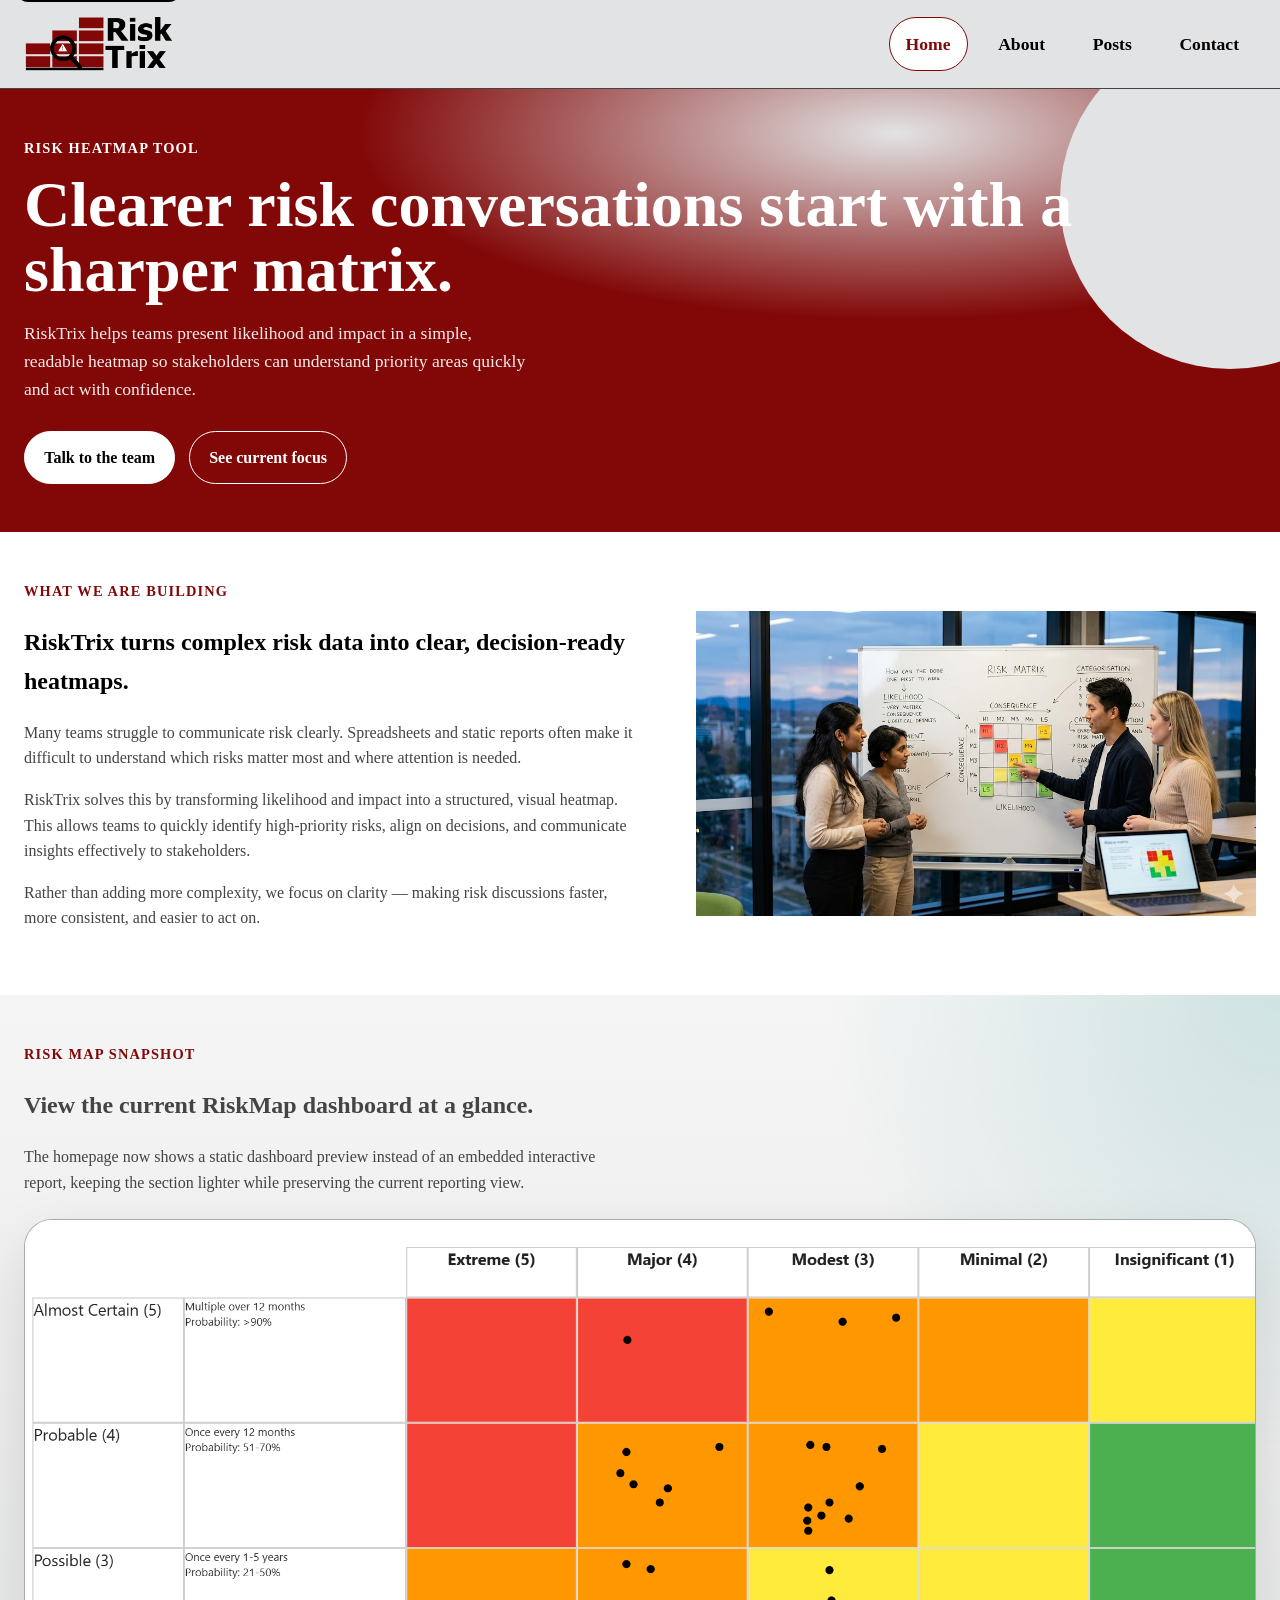
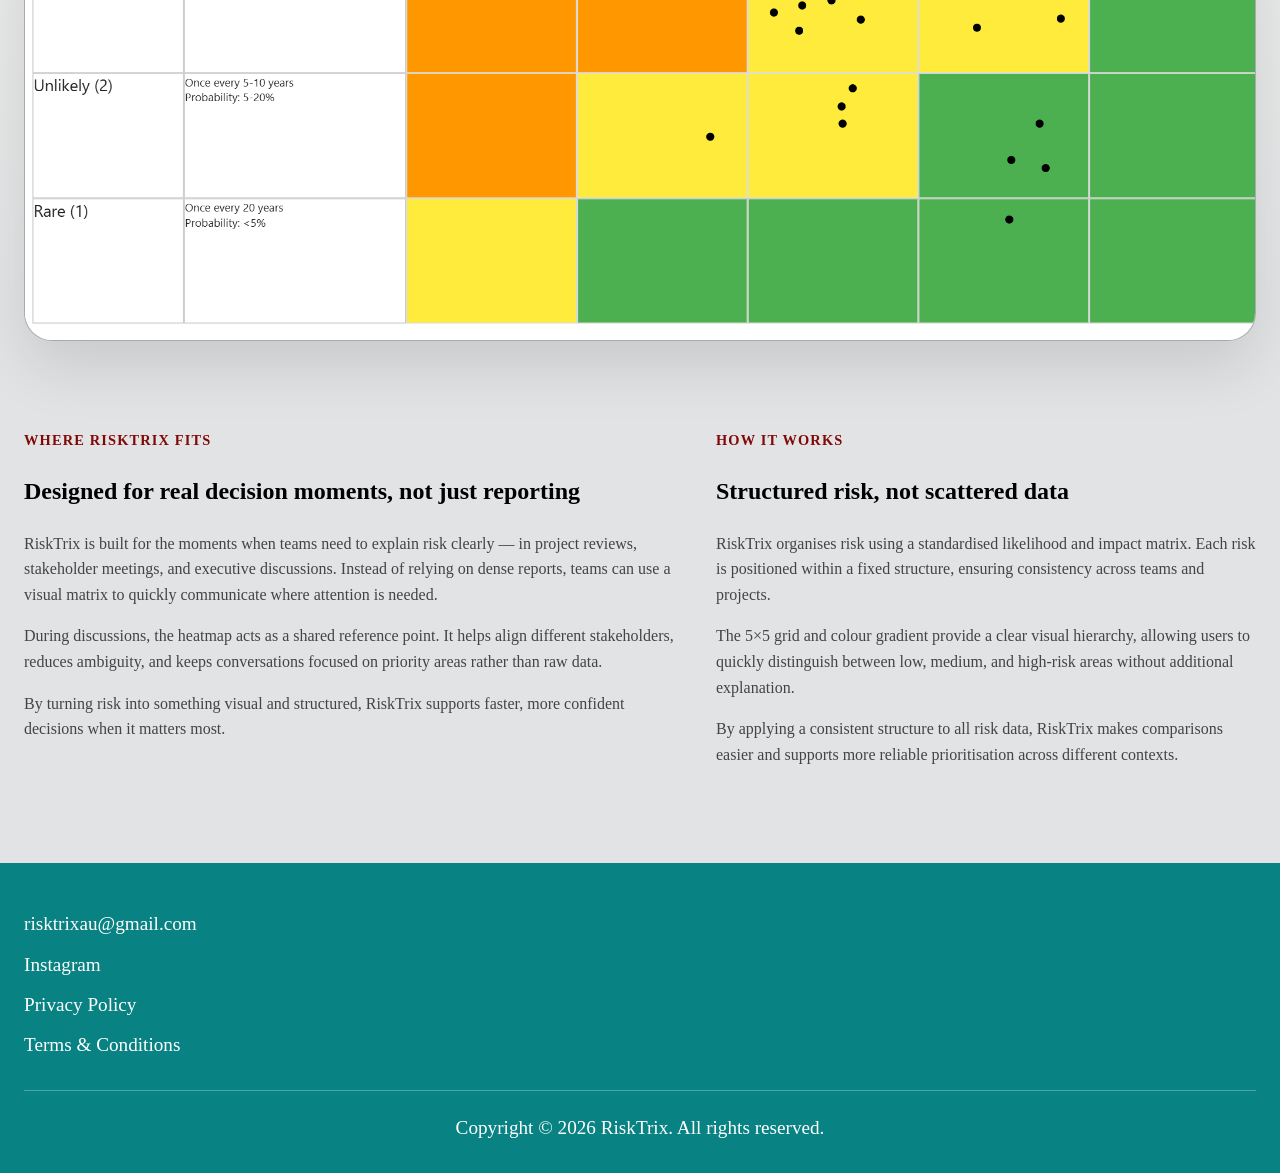
<file: index.html>
<!doctype html>
<html lang="en">
<head>
    <meta charset="utf-8">
    <meta name="viewport" content="width=device-width, initial-scale=1">
    <meta name="description" content="RiskTrix is a risk heatmap tool designed to help teams present likelihood and impact clearly.">
    <title>RiskTrix | Home</title>
    <link rel="stylesheet" href="css/styles.css">
</head>
<body>
<a class="skip-link" href="#main">Skip to main content</a>
<header class="site-header">
    <nav class="nav" aria-label="Primary">
        <a class="brand" href="index.html" aria-label="RiskTrix home">
            <img class="brand-mark" src="img/Transparent RiskTrix Horizontal Logo.png" alt="RiskTrix logo">
        </a>
        <div class="nav-actions">
            <ul class="nav-list">
                <li><a href="index.html" aria-current="page">Home</a></li>
                <li><a href="about.html">About</a></li>
                <li><a href="post.html">Posts</a></li>
                <li><a href="contact.html">Contact</a></li>
            </ul>
        </div>
    </nav>
</header>

<main id="main" class="main-shell" tabindex="-1">
    <section class="page-hero hero-arc" aria-labelledby="hero-title">
        <div class="page-hero-inner hero-arc-inner hero-simple">
            <div class="cover-copy">
                <p class="eyebrow eyebrow-light">Risk heatmap tool</p>
                <h1 id="hero-title">Clearer risk conversations start with a sharper matrix.</h1>
                <p class="hero-intro">RiskTrix helps teams present likelihood and impact in a simple, readable heatmap so stakeholders can understand priority areas quickly and act with confidence.</p>
                <div class="hero-actions">
                    <a class="button cover-button" href="contact.html">Talk to the team</a>
                    <a class="button cover-button secondary-button" href="#current-focus">See current focus</a>
                </div>
            </div>
        </div>
    </section>

    <section class="story-panel" aria-labelledby="story-title">
        <div class="story-layout">
            <div class="story-copy">
                <p class="eyebrow">What we are building</p>
                <h2 id="story-title">RiskTrix turns complex risk data into clear, decision-ready heatmaps.</h2>
                <p>Many teams struggle to communicate risk clearly. Spreadsheets and static reports often make it difficult to understand which risks matter most and where attention is needed.</p>
                <p>RiskTrix solves this by transforming likelihood and impact into a structured, visual heatmap. This allows teams to quickly identify high-priority risks, align on decisions, and communicate insights effectively to stakeholders.</p>
                <p>Rather than adding more complexity, we focus on clarity — making risk discussions faster, more consistent, and easier to act on.</p>
            </div>
            <div class="story-visual">
                <img src="img/week7-1.png" alt="RiskTrix project image showing the current product and reporting work.">
            </div>
        </div>
    </section>

    <section id="current-focus" class="powerbi-section" aria-labelledby="powerbi-title">
        <div class="powerbi-shell">
            <div class="powerbi-copy">
                <p class="eyebrow">Risk Map Snapshot</p>
                <h2 id="powerbi-title">View the current RiskMap dashboard at a glance.</h2>
                <p class="powerbi-intro">The homepage now shows a static dashboard preview instead of an embedded interactive report, keeping the section lighter while preserving the current reporting view.</p>
            </div>
            <div class="powerbi-frame-wrap">
                <img
                        src="img/PB.png"
                        alt="Static preview of the RiskTrix Power BI risk dashboard.">
            </div>
        </div>
    </section>

    <section id="Where RiskTrix fits" class="split-layout" aria-label="Where RiskTrix fits">
        <article class="content-panel">
            <p class="eyebrow">Where RiskTrix fits</p>
            <h2>Designed for real decision moments, not just reporting</h2>
            <p>RiskTrix is built for the moments when teams need to explain risk clearly — in project reviews, stakeholder meetings, and executive discussions. Instead of relying on dense reports, teams can use a visual matrix to quickly communicate where attention is needed.</p>
            <p>During discussions, the heatmap acts as a shared reference point. It helps align different stakeholders, reduces ambiguity, and keeps conversations focused on priority areas rather than raw data.</p>
            <p>By turning risk into something visual and structured, RiskTrix supports faster, more confident decisions when it matters most.</p>

        </article>
        <aside class="content-panel" aria-labelledby="How it works">
            <p class="eyebrow">How it works</p>
            <h2>Structured risk, not scattered data</h2>
            <p>RiskTrix organises risk using a standardised likelihood and impact matrix. Each risk is positioned within a fixed structure, ensuring consistency across teams and projects.</p>
            <p>The 5×5 grid and colour gradient provide a clear visual hierarchy, allowing users to quickly distinguish between low, medium, and high-risk areas without additional explanation.</p>
            <p>By applying a consistent structure to all risk data, RiskTrix makes comparisons easier and supports more reliable prioritisation across different contexts.</p>
        </aside>
    </section>
</main>

<footer class="site-footer">
    <div class="footer-inner">
        <div class="footer-top">
            <p><a href="mailto:risktrixau@gmail.com">risktrixau@gmail.com</a></p>
            <p><a href="https://www.instagram.com/risktrix?igsh=MTl5bHV0bXYxbXhoYg%3D%3D&utm_source=qr" target="_blank" rel="noreferrer">Instagram</a></p>
            <p><a href="privacy.html">Privacy Policy</a></p>
            <p><a href="terms.html">Terms &amp; Conditions</a></p>
        </div>
        <div class="footer-divider" aria-hidden="true"></div>
        <p class="footer-bottom">Copyright &copy; 2026 RiskTrix. All rights reserved.</p>
    </div>
</footer>
</body>
</html>
</file>
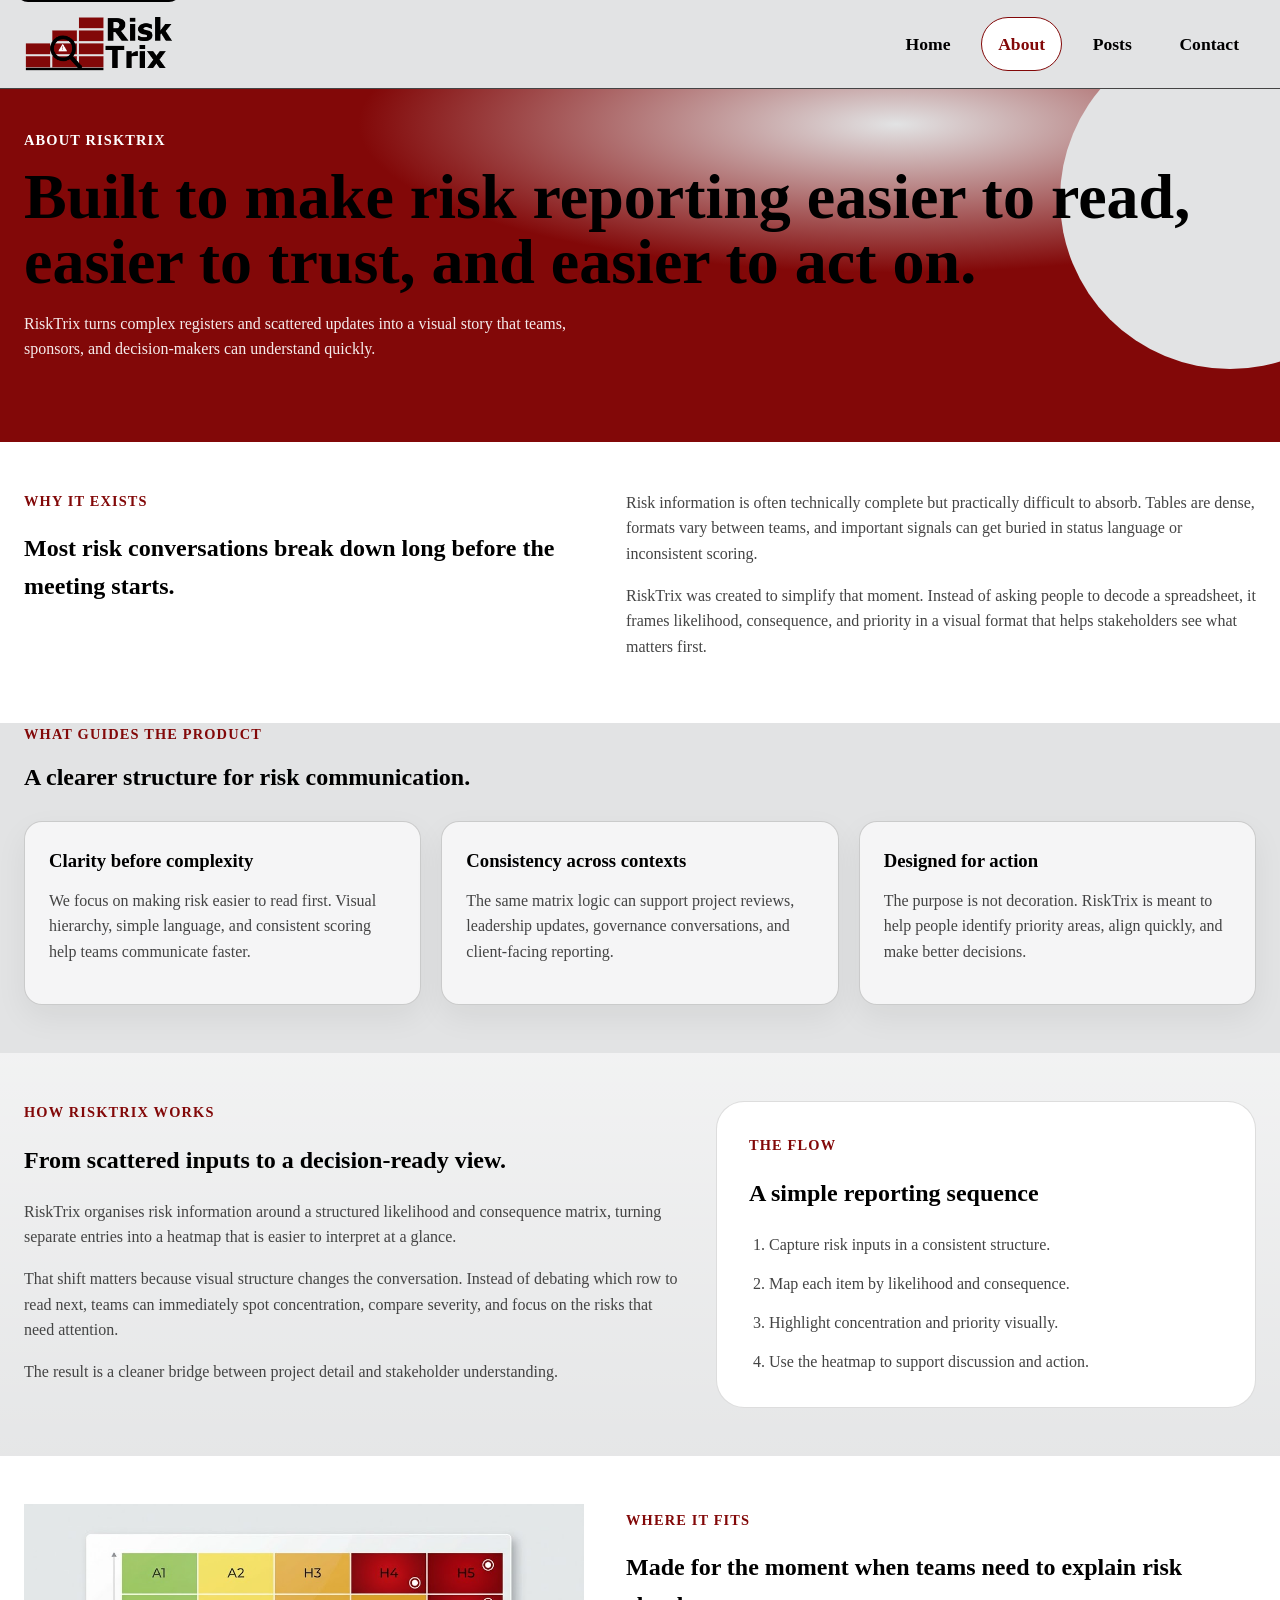
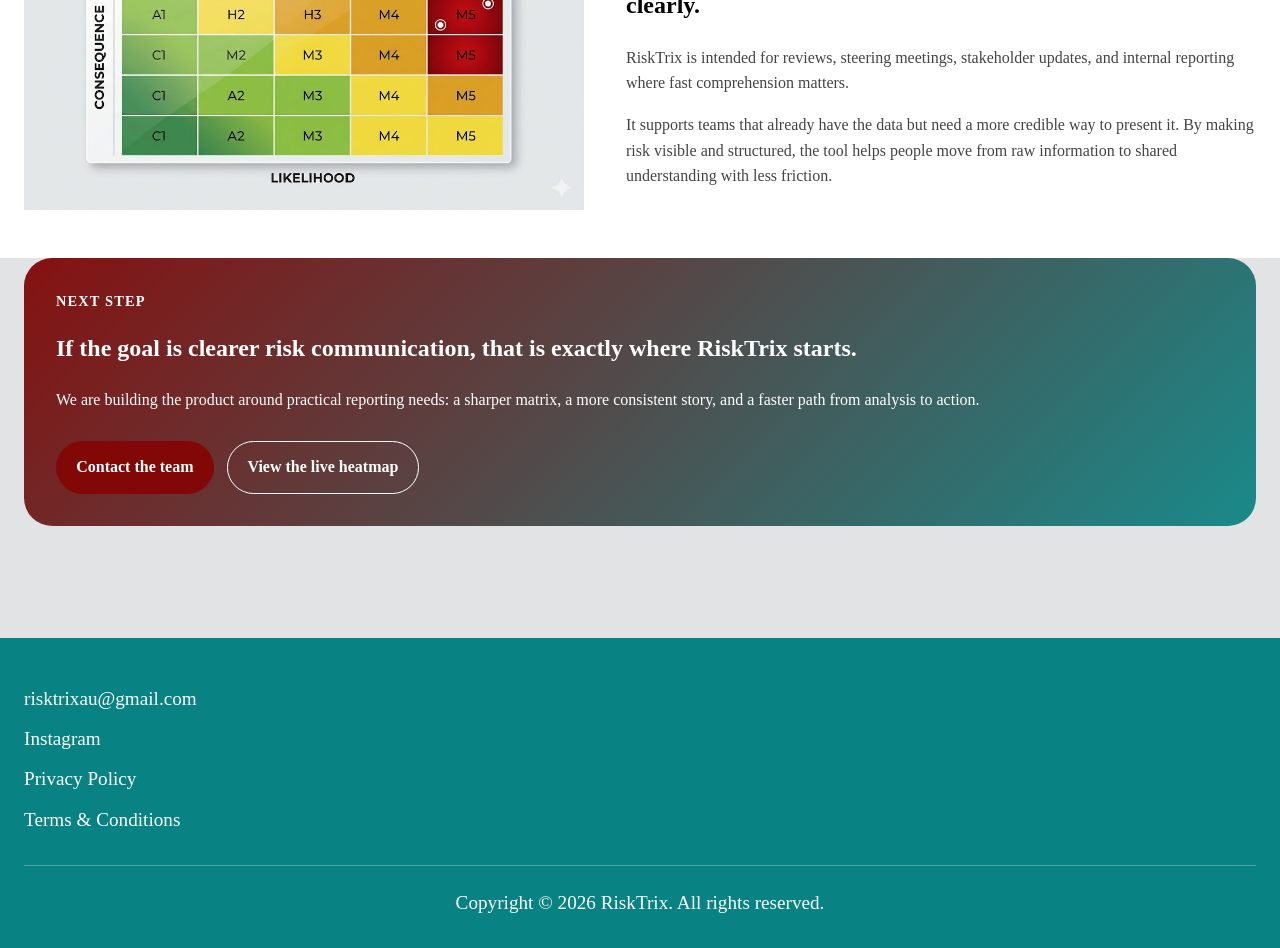
<file: about.html>
<!doctype html>
<html lang="en">
<head>
    <meta charset="utf-8">
    <meta name="viewport" content="width=device-width, initial-scale=1">
    <meta name="description" content="About RiskTrix, a focused risk heatmap tool for clear reporting and stakeholder communication.">
    <title>RiskTrix | About</title>
    <link rel="stylesheet" href="css/styles.css">
</head>
<body>
<a class="skip-link" href="#main">Skip to main content</a>
<header class="site-header">
    <nav class="nav" aria-label="Primary">
        <a class="brand" href="index.html" aria-label="RiskTrix home">
            <img class="brand-mark" src="img/Transparent RiskTrix Horizontal Logo.png" alt="RiskTrix logo">
        </a>
        <div class="nav-actions">
            <ul class="nav-list">
                <li><a href="index.html">Home</a></li>
                <li><a href="about.html" aria-current="page">About</a></li>
                <li><a href="post.html">Posts</a></li>
                <li><a href="contact.html">Contact</a></li>
            </ul>
        </div>
    </nav>
</header>

<main id="main" class="main-shell" tabindex="-1">
    <section class="page-hero" aria-labelledby="about-title">
        <div class="page-hero-inner page-banner about-hero">
            <p class="eyebrow eyebrow-light">About RiskTrix</p>
            <h1 id="about-title">Built to make risk reporting easier to read, easier to trust, and easier to act on.</h1>
            <p>RiskTrix turns complex registers and scattered updates into a visual story that teams, sponsors, and decision-makers can understand quickly.</p>
        </div>
    </section>

    <section class="about-intro-band" aria-labelledby="about-intro-title">
        <div class="about-intro-grid">
            <div>
                <p class="eyebrow">Why it exists</p>
                <h2 id="about-intro-title">Most risk conversations break down long before the meeting starts.</h2>
            </div>
            <div>
                <p>Risk information is often technically complete but practically difficult to absorb. Tables are dense, formats vary between teams, and important signals can get buried in status language or inconsistent scoring.</p>
                <p>RiskTrix was created to simplify that moment. Instead of asking people to decode a spreadsheet, it frames likelihood, consequence, and priority in a visual format that helps stakeholders see what matters first.</p>
            </div>
        </div>
    </section>

    <section class="about-pillars" aria-labelledby="about-pillars-title">
        <div class="about-section-shell">
            <p class="eyebrow">What guides the product</p>
            <h2 id="about-pillars-title">A clearer structure for risk communication.</h2>
            <div class="about-card-grid">
                <article class="about-card">
                    <h3>Clarity before complexity</h3>
                    <p>We focus on making risk easier to read first. Visual hierarchy, simple language, and consistent scoring help teams communicate faster.</p>
                </article>
                <article class="about-card">
                    <h3>Consistency across contexts</h3>
                    <p>The same matrix logic can support project reviews, leadership updates, governance conversations, and client-facing reporting.</p>
                </article>
                <article class="about-card">
                    <h3>Designed for action</h3>
                    <p>The purpose is not decoration. RiskTrix is meant to help people identify priority areas, align quickly, and make better decisions.</p>
                </article>
            </div>
        </div>
    </section>

    <section class="about-story-section" aria-labelledby="about-story-title">
        <div class="about-story-grid">
            <article class="content-panel about-story-copy">
                <p class="eyebrow">How RiskTrix works</p>
                <h2 id="about-story-title">From scattered inputs to a decision-ready view.</h2>
                <p>RiskTrix organises risk information around a structured likelihood and consequence matrix, turning separate entries into a heatmap that is easier to interpret at a glance.</p>
                <p>That shift matters because visual structure changes the conversation. Instead of debating which row to read next, teams can immediately spot concentration, compare severity, and focus on the risks that need attention.</p>
                <p>The result is a cleaner bridge between project detail and stakeholder understanding.</p>
            </article>
            <aside class="about-steps-panel" aria-labelledby="about-steps-title">
                <p class="eyebrow">The flow</p>
                <h2 id="about-steps-title">A simple reporting sequence</h2>
                <ol class="about-step-list">
                    <li>Capture risk inputs in a consistent structure.</li>
                    <li>Map each item by likelihood and consequence.</li>
                    <li>Highlight concentration and priority visually.</li>
                    <li>Use the heatmap to support discussion and action.</li>
                </ol>
            </aside>
        </div>
    </section>

    <section class="about-impact-section" aria-labelledby="about-impact-title">
        <div class="about-impact-grid">
            <div class="about-impact-visual">
                <img class="size-large" src="img/week7-2.png" alt="RiskTrix project image showing the current product and reporting work.">
            </div>
            <div class="about-impact-copy">
                <p class="eyebrow">Where it fits</p>
                <h2 id="about-impact-title">Made for the moment when teams need to explain risk clearly.</h2>
                <p>RiskTrix is intended for reviews, steering meetings, stakeholder updates, and internal reporting where fast comprehension matters.</p>
                <p>It supports teams that already have the data but need a more credible way to present it. By making risk visible and structured, the tool helps people move from raw information to shared understanding with less friction.</p>
            </div>
        </div>
    </section>

    <section class="about-cta-section" aria-labelledby="about-cta-title">
        <div class="about-cta-shell">
            <p class="eyebrow">Next step</p>
            <h2 id="about-cta-title">If the goal is clearer risk communication, that is exactly where RiskTrix starts.</h2>
            <p>We are building the product around practical reporting needs: a sharper matrix, a more consistent story, and a faster path from analysis to action.</p>
            <div class="hero-actions">
                <a class="button" href="contact.html">Contact the team</a>
                <a class="button secondary-button about-secondary-button" href="index.html#current-focus">View the live heatmap</a>
            </div>
        </div>
    </section>
</main>

<footer class="site-footer">
    <div class="footer-inner">
        <div class="footer-top">
            <p><a href="mailto:risktrixau@gmail.com">risktrixau@gmail.com</a></p>
            <p><a href="https://www.instagram.com/risktrix?igsh=MTl5bHV0bXYxbXhoYg%3D%3D&utm_source=qr" target="_blank" rel="noreferrer">Instagram</a></p>
            <p><a href="privacy.html">Privacy Policy</a></p>
            <p><a href="terms.html">Terms &amp; Conditions</a></p>
        </div>
        <div class="footer-divider" aria-hidden="true"></div>
        <p class="footer-bottom">Copyright &copy; 2026 RiskTrix. All rights reserved.</p>
    </div>
</footer>
</body>
</html>
</file>
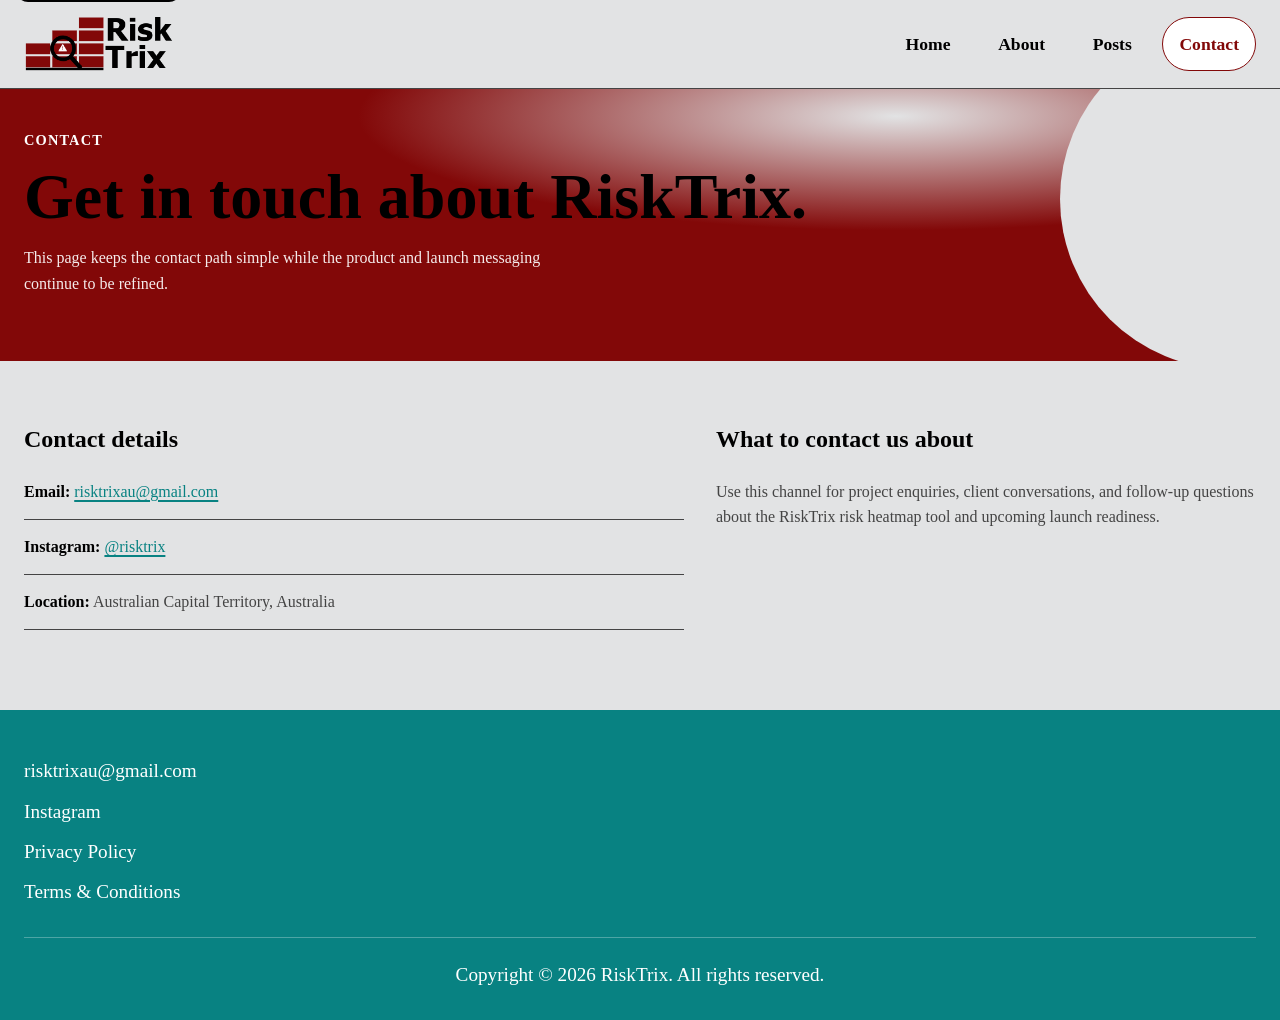
<file: contact.html>
<!doctype html>
<html lang="en">
<head>
    <meta charset="utf-8">
    <meta name="viewport" content="width=device-width, initial-scale=1">
    <meta name="description" content="Contact the RiskTrix team for enquiries about the risk heatmap tool.">
    <title>RiskTrix | Contact</title>
    <link rel="stylesheet" href="css/styles.css">
</head>
<body>
<a class="skip-link" href="#main">Skip to main content</a>
<header class="site-header">
    <nav class="nav" aria-label="Primary">
        <a class="brand" href="index.html" aria-label="RiskTrix home">
            <img class="brand-mark" src="img/Transparent RiskTrix Horizontal Logo.png" alt="RiskTrix logo">
        </a>
        <div class="nav-actions">
            <ul class="nav-list">
                <li><a href="index.html">Home</a></li>
                <li><a href="about.html">About</a></li>
                <li><a href="post.html">Posts</a></li>
                <li><a href="contact.html" aria-current="page">Contact</a></li>
            </ul>
        </div>
    </nav>
</header>

<main id="main" class="main-shell" tabindex="-1">
    <section class="page-hero" aria-labelledby="contact-title">
        <div class="page-hero-inner page-banner">
            <p class="eyebrow eyebrow-light">Contact</p>
            <h1 id="contact-title">Get in touch about RiskTrix.</h1>
            <p>This page keeps the contact path simple while the product and launch messaging continue to be refined.</p>
        </div>
    </section>

    <section class="split-layout">
        <article class="content-panel">
            <h2>Contact details</h2>
            <ul class="detail-list">
                <li><strong>Email:</strong> <a href="mailto:risktrixau@gmail.com">risktrixau@gmail.com</a></li>
                <li><strong>Instagram:</strong> <a href="https://www.instagram.com/risktrix?igsh=MTl5bHV0bXYxbXhoYg%3D%3D&utm_source=qr" target="_blank" rel="noreferrer">@risktrix</a></li>
                <li><strong>Location:</strong> Australian Capital Territory, Australia</li>
            </ul>
        </article>
        <article class="content-panel">
            <h2>What to contact us about</h2>
            <p>Use this channel for project enquiries, client conversations, and follow-up questions about the RiskTrix risk heatmap tool and upcoming launch readiness.</p>
        </article>
    </section>
</main>

<footer class="site-footer">
    <div class="footer-inner">
        <div class="footer-top">
            <p><a href="mailto:risktrixau@gmail.com">risktrixau@gmail.com</a></p>
            <p><a href="https://www.instagram.com/risktrix?igsh=MTl5bHV0bXYxbXhoYg%3D%3D&utm_source=qr" target="_blank" rel="noreferrer">Instagram</a></p>
            <p><a href="privacy.html">Privacy Policy</a></p>
            <p><a href="terms.html">Terms &amp; Conditions</a></p>
        </div>
        <div class="footer-divider" aria-hidden="true"></div>
        <p class="footer-bottom">Copyright &copy; 2026 RiskTrix. All rights reserved.</p>
    </div>
</footer>
</body>
</html>
</file>
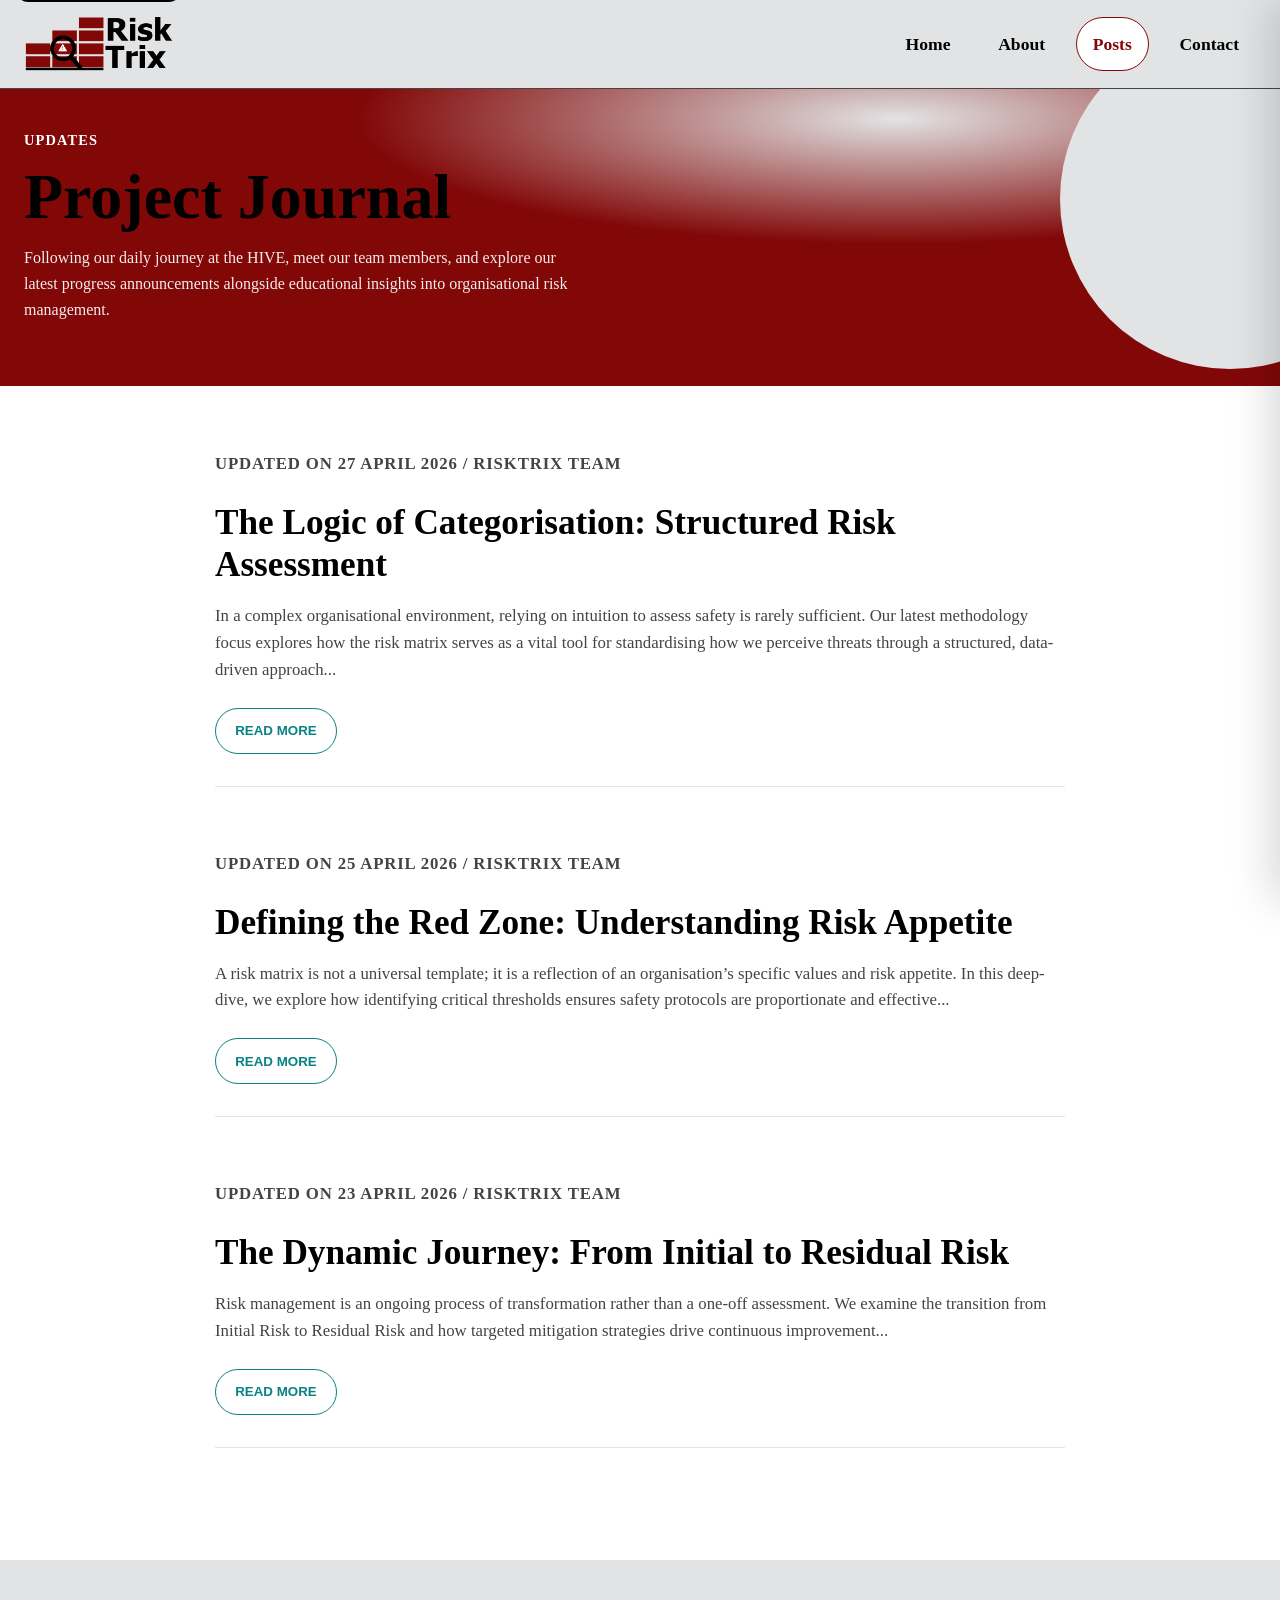
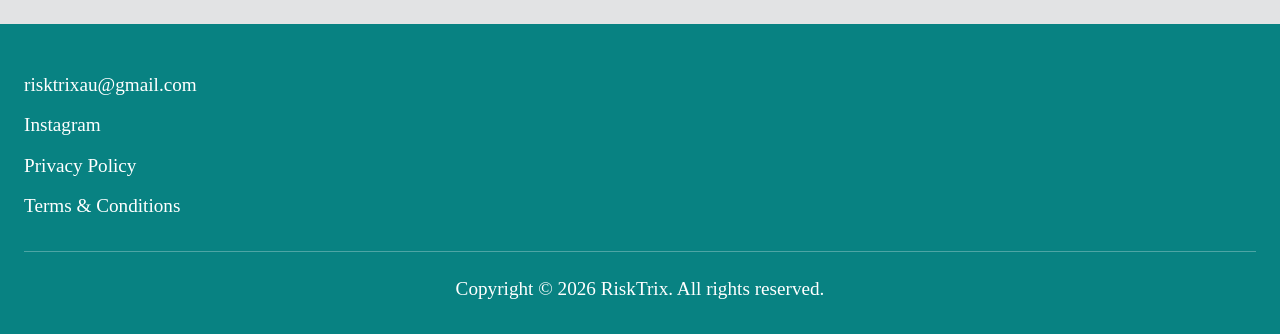
<file: post.html>
<!DOCTYPE html>
<html lang="en-GB">
<head>
  <meta charset="UTF-8">
  <meta name="viewport" content="width=device-width, initial-scale=1.0">
  <meta name="description" content="About RiskTrix, a focused risk heatmap tool for clear reporting and stakeholder communication.">
  <title>Journal | RiskTrix</title>
  <link rel="stylesheet" href="css/styles.css">

  <style>
    .post-entry {
        margin-bottom: 4rem;
        padding-bottom: 2rem;
        border-bottom: 1px solid rgba(0, 0, 0, 0.1);
    }

    .post-meta {
        font-size: 0.9rem;
        color: var(--plain-grey);
        margin-bottom: 0.6rem;
        font-weight: 600;
        text-transform: uppercase;
        letter-spacing: 0.05em;
    }

    .post-entry h2 {
        font-size: 2.2rem;
        margin: 0.5rem 0 1rem;
        line-height: 1.2;
        color: var(--black);
    }

    .post-entry p {
        margin-bottom: 1.5rem;
        font-size: 1.05rem;
    }

    .drawer-overlay {
        position: fixed;
        inset: 0;
        background: rgba(0, 0, 0, 0.4);
        z-index: 999;
        opacity: 0;
        visibility: hidden;
        transition: opacity 0.4s ease;
        backdrop-filter: blur(3px);
    }

    .drawer-overlay.is-active {
        opacity: 1;
        visibility: visible;
    }

    .article-drawer {
        position: fixed;
        top: 0;
        right: 0;
        width: 100%;
        max-width: 650px;
        height: 100vh;
        background: var(--white);
        box-shadow: -10px 0 40px rgba(0, 0, 0, 0.15);
        z-index: 1000;


        transform: translateX(100%);
        transition: transform 0.5s cubic-bezier(0.16, 1, 0.3, 1);

        overflow-y: auto;
        padding: 50px 40px;
        display: flex;
        flex-direction: column;
    }


    .article-drawer.is-active {
        transform: translateX(0);
    }


    .drawer-close-btn {
        align-self: flex-start;
        display: flex;
        align-items: center;
        gap: 10px;
        background: none;
        border: none;
        color: var(--teal);
        font-family: var(--ff-primary, sans-serif);
        font-weight: 700;
        cursor: pointer;
        margin-bottom: 40px;
        padding: 0;
        font-size: 1rem;
        transition: gap 0.2s ease;
    }

    .drawer-close-btn:hover {
        gap: 15px;
    }

    #drawer-content h1 {
        font-size: 2.6rem;
        line-height: 1.1;
        margin-bottom: 25px;
        color: var(--black);
    }

    #drawer-content .eyebrow {
        color: var(--teal);
        margin-bottom: 10px;
    }

    #drawer-content img {
        max-width: 100%;
        height: auto;
        border-radius: 12px;
        margin: 20px 0;
    }

    #drawer-content p {
        font-size: 1.1rem;
        line-height: 1.7;
        margin-bottom: 1.5rem;
        color: #333;
    }
  </style>
</head>
<body>
<a class="skip-link" href="#main">Skip to main content</a>
<header class="site-header">
  <nav class="nav" aria-label="Primary">
    <a class="brand" href="index.html" aria-label="RiskTrix home">
      <img class="brand-mark" src="img/Transparent RiskTrix Horizontal Logo.png" alt="RiskTrix logo">
    </a>
    <div class="nav-actions">
      <ul class="nav-list">
        <li><a href="index.html">Home</a></li>
        <li><a href="about.html">About</a></li>
        <li><a href="post.html" aria-current="page">Posts</a></li>
        <li><a href="contact.html">Contact</a></li>
      </ul>
    </div>
  </nav>
</header>

<main id="main" class="main-shell" tabindex="-1">
  <section class="page-hero" aria-labelledby="posts-title">
    <div class="page-hero-inner page-banner">
      <p class="eyebrow eyebrow-light">Updates</p>
      <h1 id="posts-title">Project Journal</h1>
      <p>Following our daily journey at the HIVE, meet our team members, and explore our latest progress announcements alongside educational insights into organisational risk management.</p>
    </div>
  </section>

  <section class="story-panel">
    <div class="story-layout" style="display: block; max-width: 850px; margin: 0 auto;">

      <article class="post-entry">
        <p class="post-meta">Updated on 27 April 2026 / RiskTrix Team</p>
        <h2>The Logic of Categorisation: Structured Risk Assessment</h2>
        <p>In a complex organisational environment, relying on intuition to assess safety is rarely sufficient. Our latest methodology focus explores how the risk matrix serves as a vital tool for standardising how we perceive threats through a structured, data-driven approach...</p>
        <button class="button secondary-button" onclick="openDrawer('article-1')" style="color: var(--teal); border-color: var(--teal);">READ MORE</button>
      </article>

      <article class="post-entry">
        <p class="post-meta">Updated on 25 April 2026 / RiskTrix Team</p>
        <h2>Defining the Red Zone: Understanding Risk Appetite</h2>
        <p>A risk matrix is not a universal template; it is a reflection of an organisation’s specific values and risk appetite. In this deep-dive, we explore how identifying critical thresholds ensures safety protocols are proportionate and effective...</p>
        <button class="button secondary-button" onclick="openDrawer('article-2')" style="color: var(--teal); border-color: var(--teal);">READ MORE</button>
      </article>

      <article class="post-entry">
        <p class="post-meta">Updated on 23 April 2026 / RiskTrix Team</p>
        <h2>The Dynamic Journey: From Initial to Residual Risk</h2>
        <p>Risk management is an ongoing process of transformation rather than a one-off assessment. We examine the transition from Initial Risk to Residual Risk and how targeted mitigation strategies drive continuous improvement...</p>
        <button class="button secondary-button" onclick="openDrawer('article-3')" style="color: var(--teal); border-color: var(--teal);">READ MORE</button>
      </article>

    </div>
  </section>
</main>

<div class="drawer-overlay" id="drawer-overlay" onclick="closeDrawer()"></div>
<div class="article-drawer" id="article-drawer" role="dialog" aria-modal="true">
  <button class="drawer-close-btn" onclick="closeDrawer()" aria-label="Back to journal">
    <span>&larr;</span> BACK TO JOURNAL
  </button>
  <div id="drawer-content">
  </div>
</div>



<script>
  function openDrawer(articleId) {
      const drawer = document.getElementById('article-drawer');
      const overlay = document.getElementById('drawer-overlay');
      const content = document.getElementById('drawer-content');

      // British English
      const articles = {
          'article-1': `
              <p class="eyebrow">Methodology</p>
              <h1>The Logic of Categorisation: Structured Risk Assessment</h1>
              <p>In a complex organisational environment, relying on intuition to assess safety is rarely sufficient. The risk matrix serves as a vital tool for standardising how we perceive threats. By categorising risks into defined cells based on their nature, we can move away from subjective guesswork towards a structured, data-driven approach.</p>
              <p>This method allows decision-makers to visualise the entire risk landscape at a glance, ensuring that resources are allocated to the areas where they are most needed.</p>
          `,
          'article-2': `
              <p class="eyebrow">Strategic Planning</p>
              <h1>Defining the Red Zone: Understanding Risk Appetite</h1>
              <p>A risk matrix is not a universal template; it is a reflection of an organisation’s specific values and risk appetite. The "Red Zone"—representing critical risks that require immediate intervention—varies depending on an entity's tolerance levels.</p>
              <p>Defining these thresholds is a fundamental step in strategic planning. By clearly visualising where the line is drawn between acceptable and unacceptable risks, leadership teams can ensure that safety protocols are both proportionate and effective in protecting their core assets.</p>
          `,
          'article-3': `
              <p class="eyebrow">Process Improvement</p>
              <h1>The Dynamic Journey: From Initial to Residual Risk</h1>
              <p>Risk management is an ongoing process of transformation rather than a one-off assessment. We begin by identifying the "Initial Risk"—the level of threat present before any safeguards are implemented.</p>
              <p>Our objective is to apply targeted mitigation strategies to move these risks across the matrix, reducing their likelihood or consequence. The final position on the matrix is known as "Residual Risk". Monitoring this movement is essential for evaluating the success of our safety measures.</p>
          `
      };


      content.innerHTML = articles[articleId] || '<h1>Content not found.</h1>';


      overlay.classList.add('is-active');
      drawer.classList.add('is-active');


      document.body.style.overflow = 'hidden';
  }

  function closeDrawer() {
      const drawer = document.getElementById('article-drawer');
      const overlay = document.getElementById('drawer-overlay');


      drawer.classList.remove('is-active');
      overlay.classList.remove('is-active');


      document.body.style.overflow = '';
  }
</script>
<footer class="site-footer">
  <div class="footer-inner">
    <div class="footer-top">
      <p><a href="mailto:risktrixau@gmail.com">risktrixau@gmail.com</a></p>
      <p><a href="https://www.instagram.com/risktrix?igsh=MTl5bHV0bXYxbXhoYg%3D%3D&utm_source=qr" target="_blank" rel="noreferrer">Instagram</a></p>
      <p><a href="privacy.html">Privacy Policy</a></p>
      <p><a href="terms.html">Terms &amp; Conditions</a></p>
    </div>
    <div class="footer-divider" aria-hidden="true"></div>
    <p class="footer-bottom">Copyright &copy; 2026 RiskTrix. All rights reserved.</p>
  </div>
</footer>
</body>
</html>
</file>
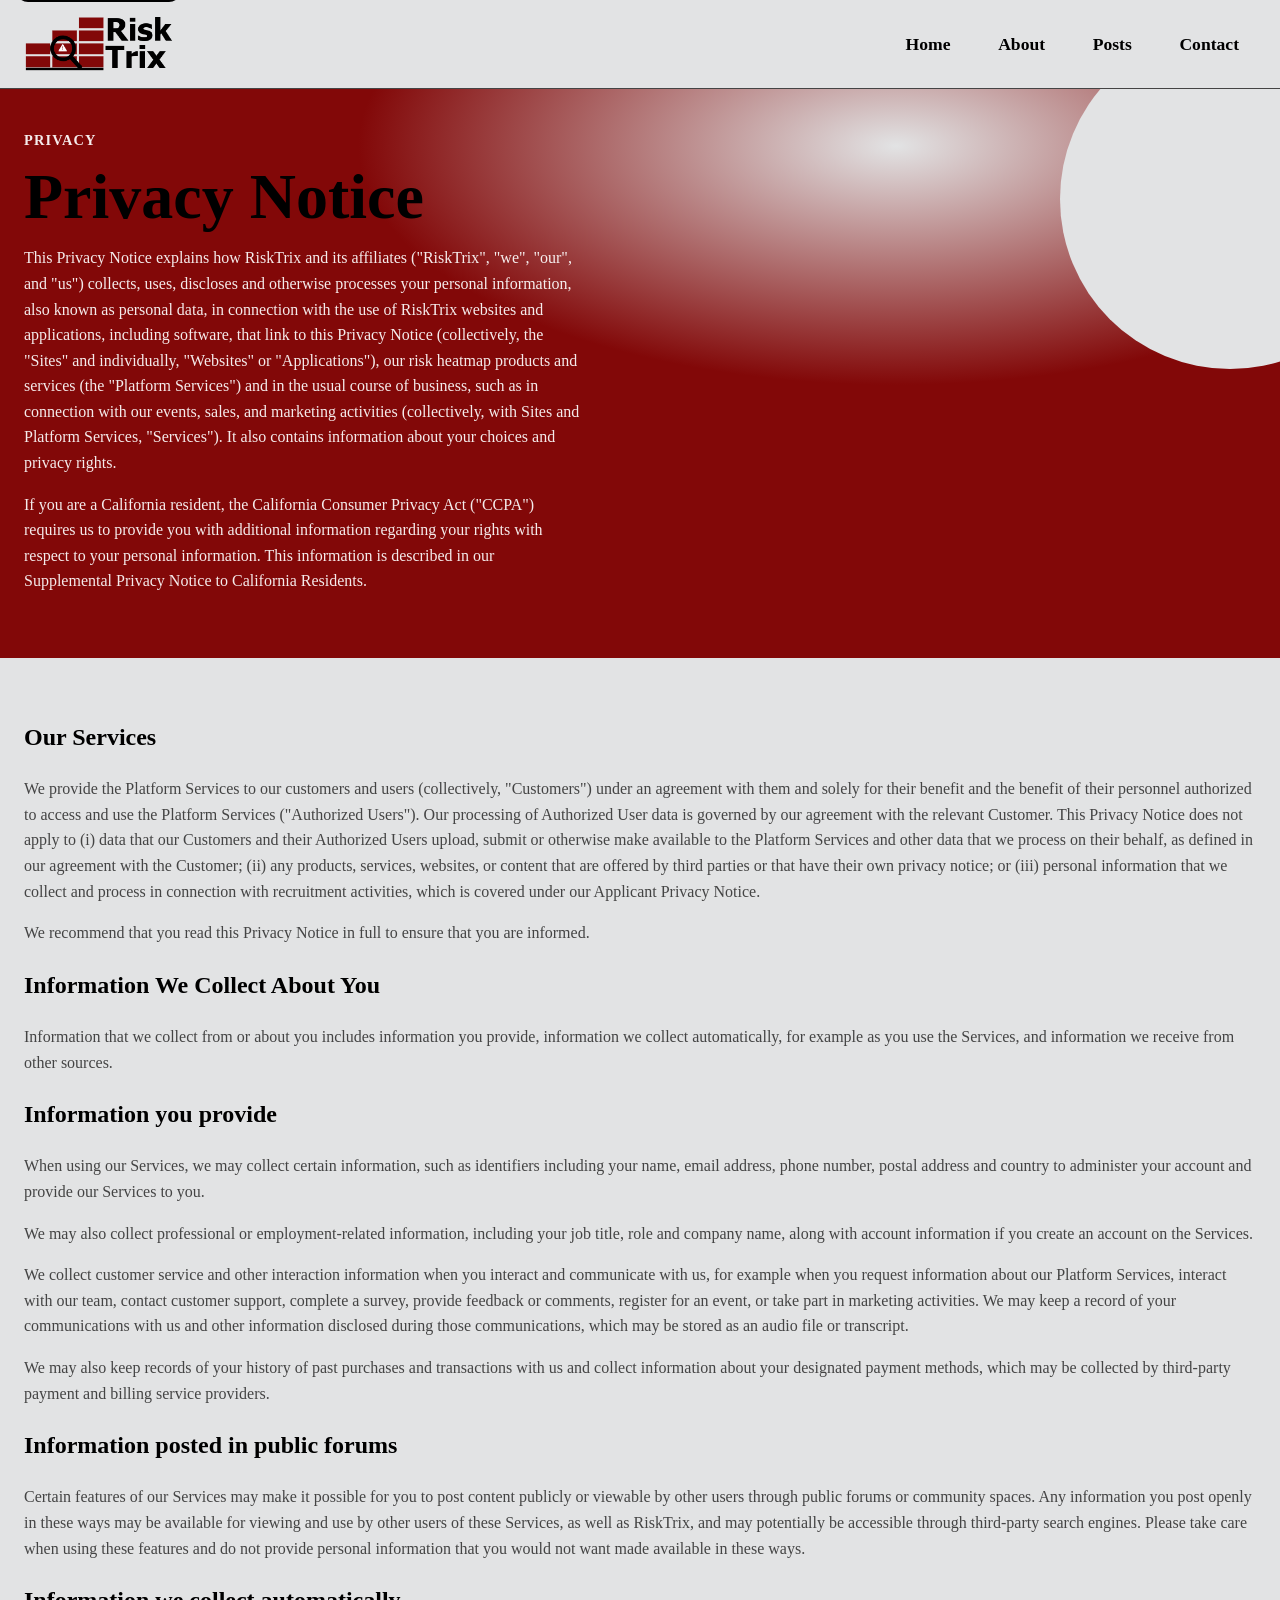
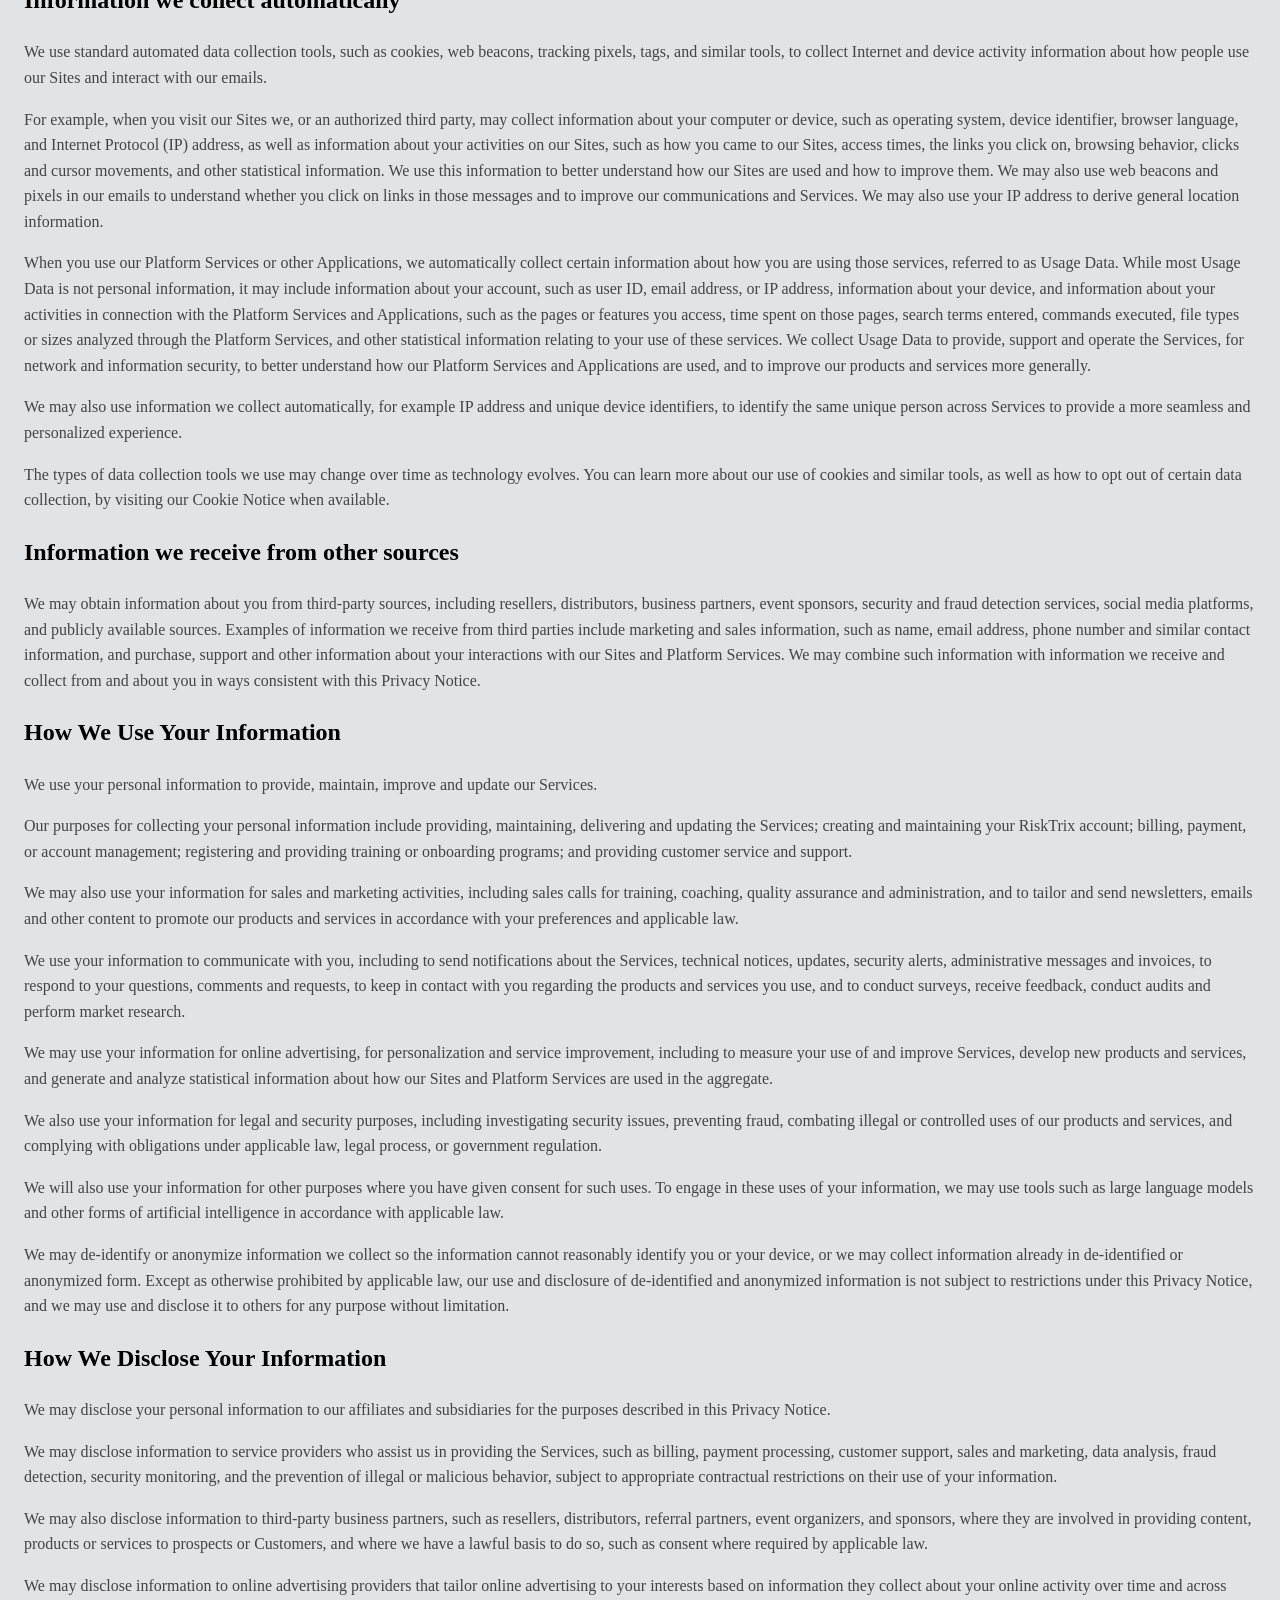
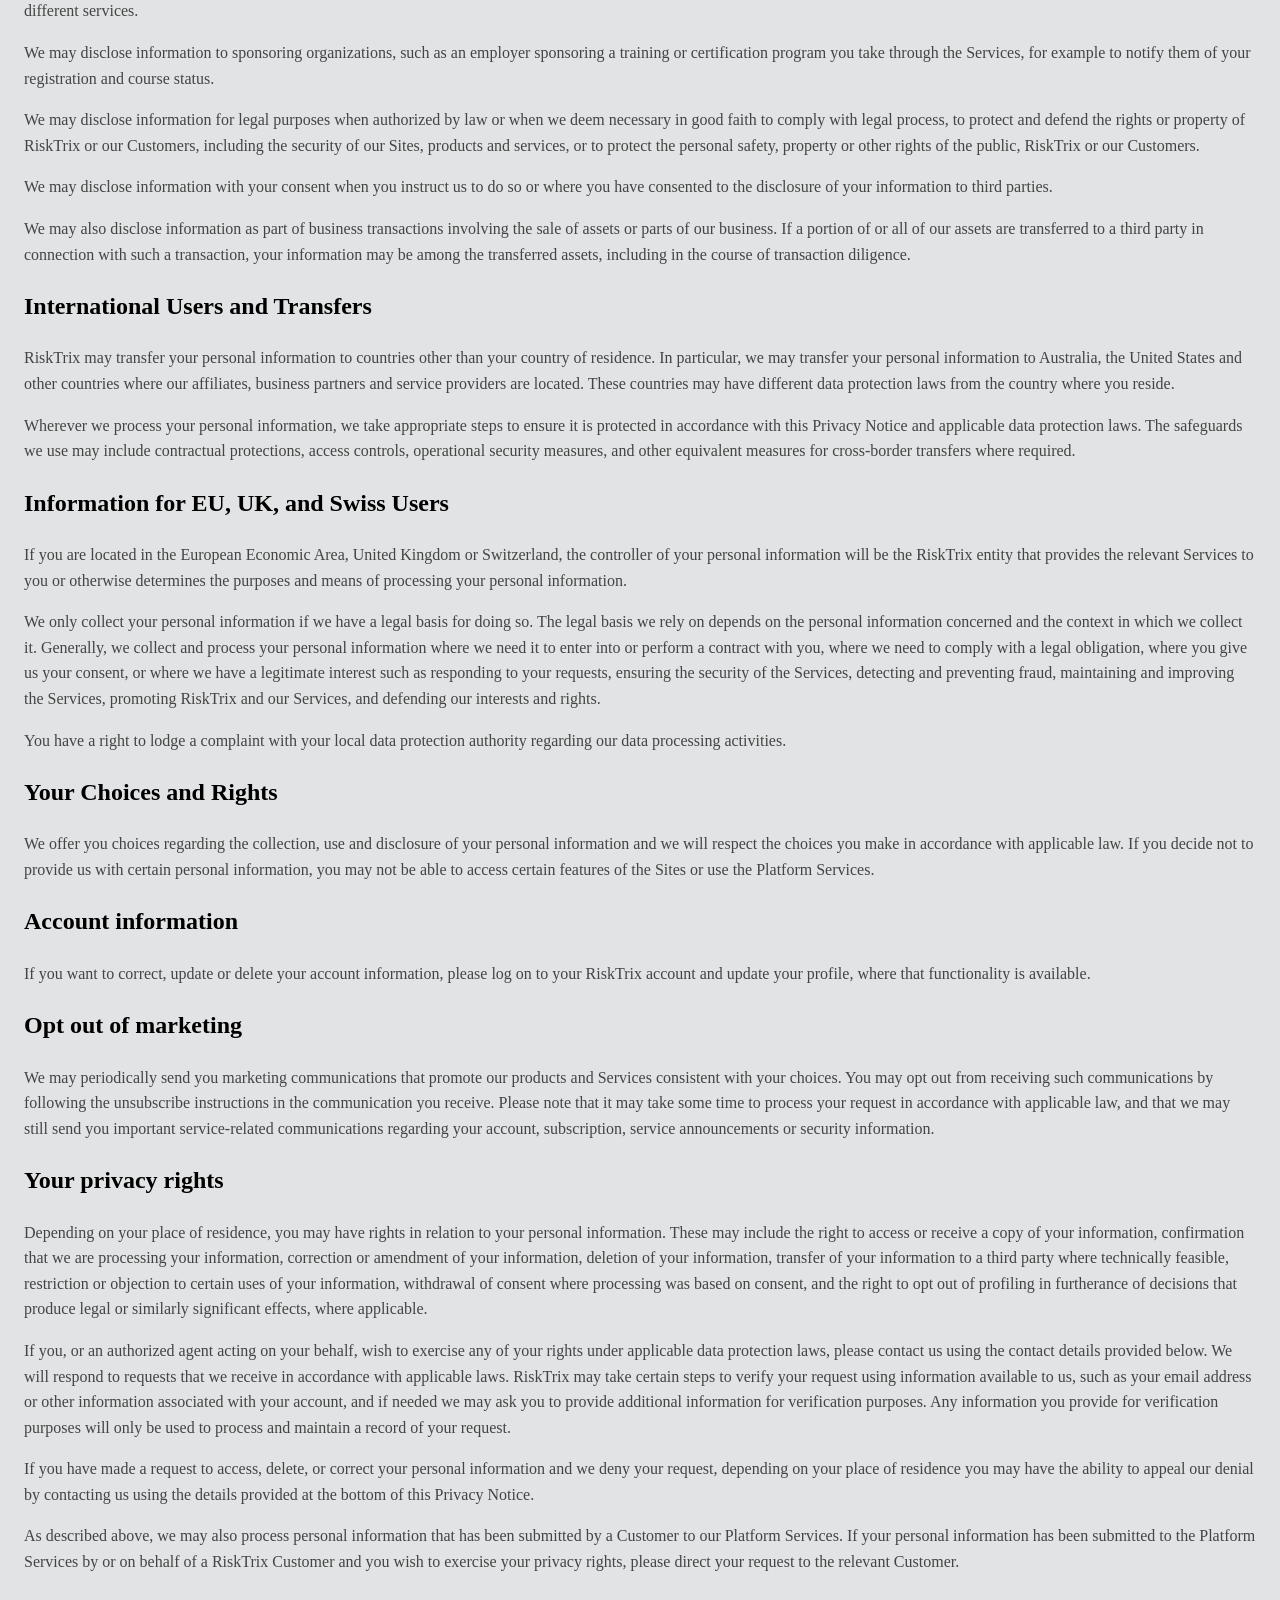
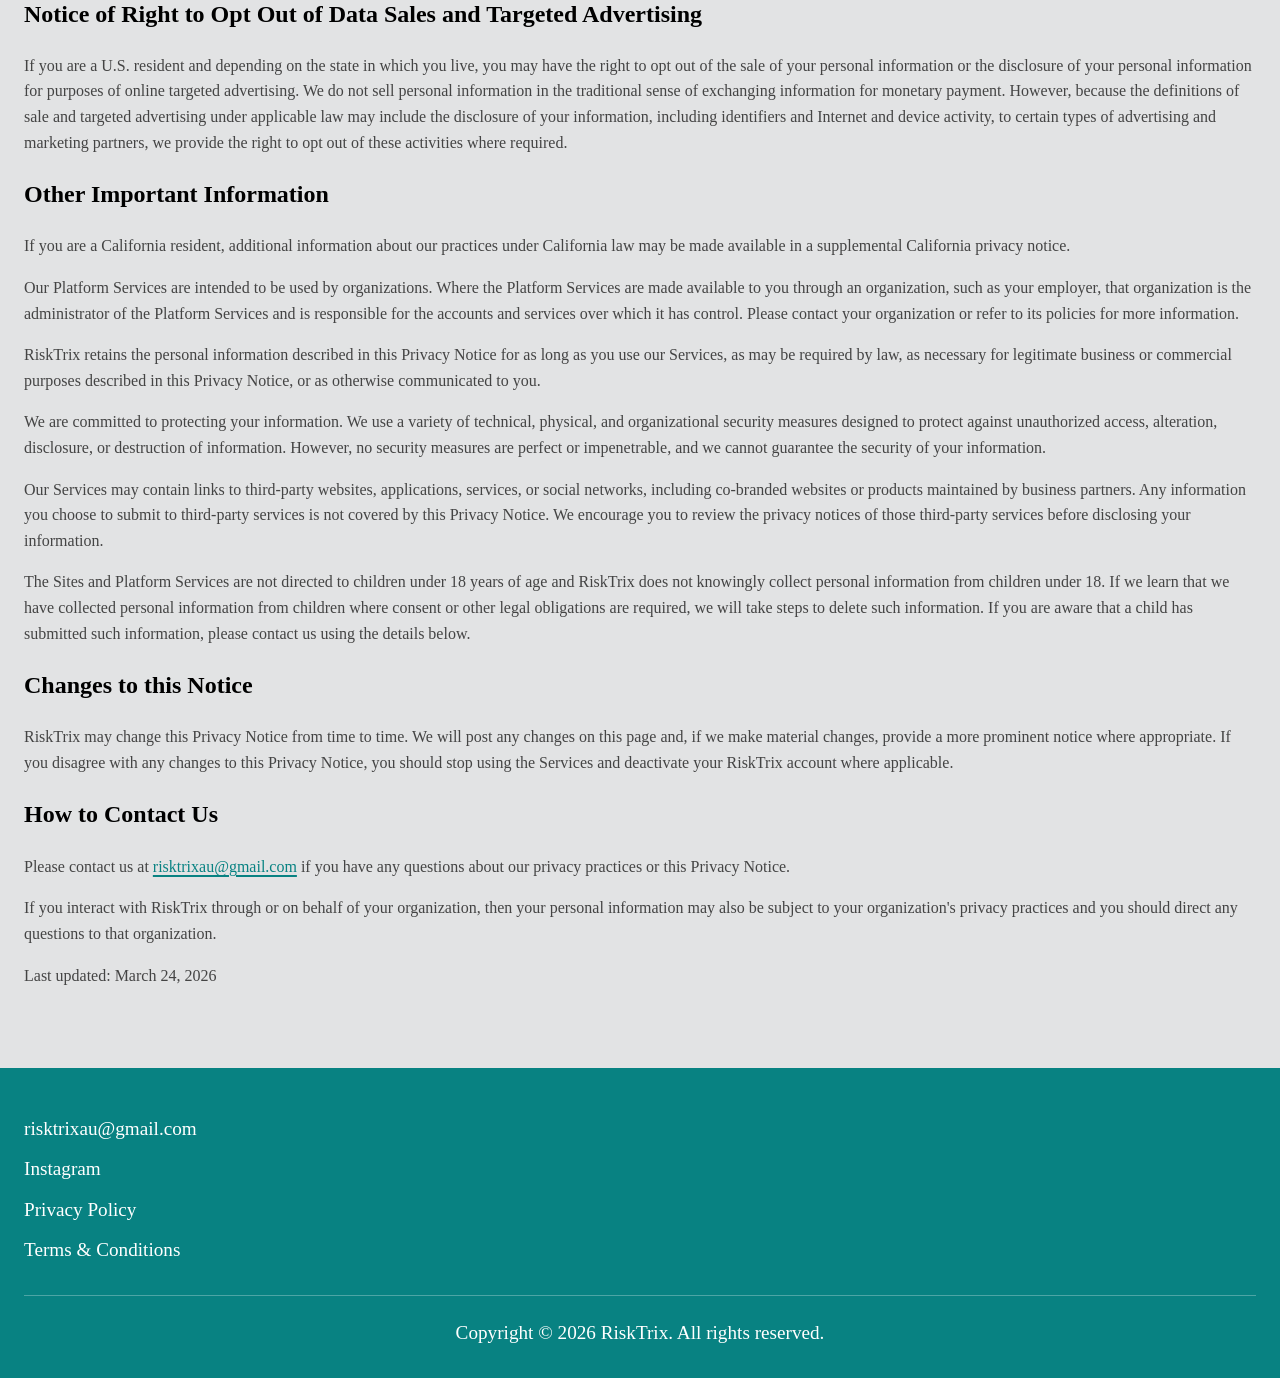
<file: privacy.html>
<!doctype html>
<html lang="en">
<head>
    <meta charset="utf-8">
    <meta name="viewport" content="width=device-width, initial-scale=1">
    <meta name="description" content="Privacy policy for the RiskTrix website and related services.">
    <title>RiskTrix | Privacy Policy</title>
    <link rel="stylesheet" href="css/styles.css">
</head>
<body>
<a class="skip-link" href="#main">Skip to main content</a>
<header class="site-header">
    <nav class="nav" aria-label="Primary">
        <a class="brand" href="index.html" aria-label="RiskTrix home">
            <img class="brand-mark" src="img/Transparent RiskTrix Horizontal Logo.png" alt="RiskTrix logo">
        </a>
        <div class="nav-actions">
            <ul class="nav-list">
                <li><a href="index.html">Home</a></li>
                <li><a href="about.html">About</a></li>
                <li><a href="post.html">Posts</a></li>
                <li><a href="contact.html">Contact</a></li>
            </ul>
        </div>
    </nav>
</header>

<main id="main" class="main-shell" tabindex="-1">
    <section class="page-hero" aria-labelledby="privacy-title">
        <div class="page-hero-inner legal-hero">
            <p class="eyebrow eyebrow-light">Privacy</p>
            <h1 id="privacy-title">Privacy Notice</h1>
            <p>This Privacy Notice explains how RiskTrix and its affiliates ("RiskTrix", "we", "our", and "us") collects, uses, discloses and otherwise processes your personal information, also known as personal data, in connection with the use of RiskTrix websites and applications, including software, that link to this Privacy Notice (collectively, the "Sites" and individually, "Websites" or "Applications"), our risk heatmap products and services (the "Platform Services") and in the usual course of business, such as in connection with our events, sales, and marketing activities (collectively, with Sites and Platform Services, "Services"). It also contains information about your choices and privacy rights.</p>
            <p>If you are a California resident, the California Consumer Privacy Act ("CCPA") requires us to provide you with additional information regarding your rights with respect to your personal information. This information is described in our Supplemental Privacy Notice to California Residents.</p>
        </div>
    </section>

    <section class="legal-panel">

        <h2>Our Services</h2>
        <p>We provide the Platform Services to our customers and users (collectively, "Customers") under an agreement with them and solely for their benefit and the benefit of their personnel authorized to access and use the Platform Services ("Authorized Users"). Our processing of Authorized User data is governed by our agreement with the relevant Customer. This Privacy Notice does not apply to (i) data that our Customers and their Authorized Users upload, submit or otherwise make available to the Platform Services and other data that we process on their behalf, as defined in our agreement with the Customer; (ii) any products, services, websites, or content that are offered by third parties or that have their own privacy notice; or (iii) personal information that we collect and process in connection with recruitment activities, which is covered under our Applicant Privacy Notice.</p>
        <p>We recommend that you read this Privacy Notice in full to ensure that you are informed.</p>

        <h2>Information We Collect About You</h2>
        <p>Information that we collect from or about you includes information you provide, information we collect automatically, for example as you use the Services, and information we receive from other sources.</p>

        <h2>Information you provide</h2>
        <p>When using our Services, we may collect certain information, such as identifiers including your name, email address, phone number, postal address and country to administer your account and provide our Services to you.</p>
        <p>We may also collect professional or employment-related information, including your job title, role and company name, along with account information if you create an account on the Services.</p>
        <p>We collect customer service and other interaction information when you interact and communicate with us, for example when you request information about our Platform Services, interact with our team, contact customer support, complete a survey, provide feedback or comments, register for an event, or take part in marketing activities. We may keep a record of your communications with us and other information disclosed during those communications, which may be stored as an audio file or transcript.</p>
        <p>We may also keep records of your history of past purchases and transactions with us and collect information about your designated payment methods, which may be collected by third-party payment and billing service providers.</p>

        <h2>Information posted in public forums</h2>
        <p>Certain features of our Services may make it possible for you to post content publicly or viewable by other users through public forums or community spaces. Any information you post openly in these ways may be available for viewing and use by other users of these Services, as well as RiskTrix, and may potentially be accessible through third-party search engines. Please take care when using these features and do not provide personal information that you would not want made available in these ways.</p>

        <h2>Information we collect automatically</h2>
        <p>We use standard automated data collection tools, such as cookies, web beacons, tracking pixels, tags, and similar tools, to collect Internet and device activity information about how people use our Sites and interact with our emails.</p>
        <p>For example, when you visit our Sites we, or an authorized third party, may collect information about your computer or device, such as operating system, device identifier, browser language, and Internet Protocol (IP) address, as well as information about your activities on our Sites, such as how you came to our Sites, access times, the links you click on, browsing behavior, clicks and cursor movements, and other statistical information. We use this information to better understand how our Sites are used and how to improve them. We may also use web beacons and pixels in our emails to understand whether you click on links in those messages and to improve our communications and Services. We may also use your IP address to derive general location information.</p>
        <p>When you use our Platform Services or other Applications, we automatically collect certain information about how you are using those services, referred to as Usage Data. While most Usage Data is not personal information, it may include information about your account, such as user ID, email address, or IP address, information about your device, and information about your activities in connection with the Platform Services and Applications, such as the pages or features you access, time spent on those pages, search terms entered, commands executed, file types or sizes analyzed through the Platform Services, and other statistical information relating to your use of these services. We collect Usage Data to provide, support and operate the Services, for network and information security, to better understand how our Platform Services and Applications are used, and to improve our products and services more generally.</p>
        <p>We may also use information we collect automatically, for example IP address and unique device identifiers, to identify the same unique person across Services to provide a more seamless and personalized experience.</p>
        <p>The types of data collection tools we use may change over time as technology evolves. You can learn more about our use of cookies and similar tools, as well as how to opt out of certain data collection, by visiting our Cookie Notice when available.</p>

        <h2>Information we receive from other sources</h2>
        <p>We may obtain information about you from third-party sources, including resellers, distributors, business partners, event sponsors, security and fraud detection services, social media platforms, and publicly available sources. Examples of information we receive from third parties include marketing and sales information, such as name, email address, phone number and similar contact information, and purchase, support and other information about your interactions with our Sites and Platform Services. We may combine such information with information we receive and collect from and about you in ways consistent with this Privacy Notice.</p>

        <h2>How We Use Your Information</h2>
        <p>We use your personal information to provide, maintain, improve and update our Services.</p>
        <p>Our purposes for collecting your personal information include providing, maintaining, delivering and updating the Services; creating and maintaining your RiskTrix account; billing, payment, or account management; registering and providing training or onboarding programs; and providing customer service and support.</p>
        <p>We may also use your information for sales and marketing activities, including sales calls for training, coaching, quality assurance and administration, and to tailor and send newsletters, emails and other content to promote our products and services in accordance with your preferences and applicable law.</p>
        <p>We use your information to communicate with you, including to send notifications about the Services, technical notices, updates, security alerts, administrative messages and invoices, to respond to your questions, comments and requests, to keep in contact with you regarding the products and services you use, and to conduct surveys, receive feedback, conduct audits and perform market research.</p>
        <p>We may use your information for online advertising, for personalization and service improvement, including to measure your use of and improve Services, develop new products and services, and generate and analyze statistical information about how our Sites and Platform Services are used in the aggregate.</p>
        <p>We also use your information for legal and security purposes, including investigating security issues, preventing fraud, combating illegal or controlled uses of our products and services, and complying with obligations under applicable law, legal process, or government regulation.</p>
        <p>We will also use your information for other purposes where you have given consent for such uses. To engage in these uses of your information, we may use tools such as large language models and other forms of artificial intelligence in accordance with applicable law.</p>
        <p>We may de-identify or anonymize information we collect so the information cannot reasonably identify you or your device, or we may collect information already in de-identified or anonymized form. Except as otherwise prohibited by applicable law, our use and disclosure of de-identified and anonymized information is not subject to restrictions under this Privacy Notice, and we may use and disclose it to others for any purpose without limitation.</p>

        <h2>How We Disclose Your Information</h2>
        <p>We may disclose your personal information to our affiliates and subsidiaries for the purposes described in this Privacy Notice.</p>
        <p>We may disclose information to service providers who assist us in providing the Services, such as billing, payment processing, customer support, sales and marketing, data analysis, fraud detection, security monitoring, and the prevention of illegal or malicious behavior, subject to appropriate contractual restrictions on their use of your information.</p>
        <p>We may also disclose information to third-party business partners, such as resellers, distributors, referral partners, event organizers, and sponsors, where they are involved in providing content, products or services to prospects or Customers, and where we have a lawful basis to do so, such as consent where required by applicable law.</p>
        <p>We may disclose information to online advertising providers that tailor online advertising to your interests based on information they collect about your online activity over time and across different services.</p>
        <p>We may disclose information to sponsoring organizations, such as an employer sponsoring a training or certification program you take through the Services, for example to notify them of your registration and course status.</p>
        <p>We may disclose information for legal purposes when authorized by law or when we deem necessary in good faith to comply with legal process, to protect and defend the rights or property of RiskTrix or our Customers, including the security of our Sites, products and services, or to protect the personal safety, property or other rights of the public, RiskTrix or our Customers.</p>
        <p>We may disclose information with your consent when you instruct us to do so or where you have consented to the disclosure of your information to third parties.</p>
        <p>We may also disclose information as part of business transactions involving the sale of assets or parts of our business. If a portion of or all of our assets are transferred to a third party in connection with such a transaction, your information may be among the transferred assets, including in the course of transaction diligence.</p>

        <h2>International Users and Transfers</h2>
        <p>RiskTrix may transfer your personal information to countries other than your country of residence. In particular, we may transfer your personal information to Australia, the United States and other countries where our affiliates, business partners and service providers are located. These countries may have different data protection laws from the country where you reside.</p>
        <p>Wherever we process your personal information, we take appropriate steps to ensure it is protected in accordance with this Privacy Notice and applicable data protection laws. The safeguards we use may include contractual protections, access controls, operational security measures, and other equivalent measures for cross-border transfers where required.</p>

        <h2>Information for EU, UK, and Swiss Users</h2>
        <p>If you are located in the European Economic Area, United Kingdom or Switzerland, the controller of your personal information will be the RiskTrix entity that provides the relevant Services to you or otherwise determines the purposes and means of processing your personal information.</p>
        <p>We only collect your personal information if we have a legal basis for doing so. The legal basis we rely on depends on the personal information concerned and the context in which we collect it. Generally, we collect and process your personal information where we need it to enter into or perform a contract with you, where we need to comply with a legal obligation, where you give us your consent, or where we have a legitimate interest such as responding to your requests, ensuring the security of the Services, detecting and preventing fraud, maintaining and improving the Services, promoting RiskTrix and our Services, and defending our interests and rights.</p>
        <p>You have a right to lodge a complaint with your local data protection authority regarding our data processing activities.</p>

        <h2>Your Choices and Rights</h2>
        <p>We offer you choices regarding the collection, use and disclosure of your personal information and we will respect the choices you make in accordance with applicable law. If you decide not to provide us with certain personal information, you may not be able to access certain features of the Sites or use the Platform Services.</p>

        <h2>Account information</h2>
        <p>If you want to correct, update or delete your account information, please log on to your RiskTrix account and update your profile, where that functionality is available.</p>

        <h2>Opt out of marketing</h2>
        <p>We may periodically send you marketing communications that promote our products and Services consistent with your choices. You may opt out from receiving such communications by following the unsubscribe instructions in the communication you receive. Please note that it may take some time to process your request in accordance with applicable law, and that we may still send you important service-related communications regarding your account, subscription, service announcements or security information.</p>

        <h2>Your privacy rights</h2>
        <p>Depending on your place of residence, you may have rights in relation to your personal information. These may include the right to access or receive a copy of your information, confirmation that we are processing your information, correction or amendment of your information, deletion of your information, transfer of your information to a third party where technically feasible, restriction or objection to certain uses of your information, withdrawal of consent where processing was based on consent, and the right to opt out of profiling in furtherance of decisions that produce legal or similarly significant effects, where applicable.</p>
        <p>If you, or an authorized agent acting on your behalf, wish to exercise any of your rights under applicable data protection laws, please contact us using the contact details provided below. We will respond to requests that we receive in accordance with applicable laws. RiskTrix may take certain steps to verify your request using information available to us, such as your email address or other information associated with your account, and if needed we may ask you to provide additional information for verification purposes. Any information you provide for verification purposes will only be used to process and maintain a record of your request.</p>
        <p>If you have made a request to access, delete, or correct your personal information and we deny your request, depending on your place of residence you may have the ability to appeal our denial by contacting us using the details provided at the bottom of this Privacy Notice.</p>
        <p>As described above, we may also process personal information that has been submitted by a Customer to our Platform Services. If your personal information has been submitted to the Platform Services by or on behalf of a RiskTrix Customer and you wish to exercise your privacy rights, please direct your request to the relevant Customer.</p>

        <h2>Notice of Right to Opt Out of Data Sales and Targeted Advertising</h2>
        <p>If you are a U.S. resident and depending on the state in which you live, you may have the right to opt out of the sale of your personal information or the disclosure of your personal information for purposes of online targeted advertising. We do not sell personal information in the traditional sense of exchanging information for monetary payment. However, because the definitions of sale and targeted advertising under applicable law may include the disclosure of your information, including identifiers and Internet and device activity, to certain types of advertising and marketing partners, we provide the right to opt out of these activities where required.</p>

        <h2>Other Important Information</h2>
        <p>If you are a California resident, additional information about our practices under California law may be made available in a supplemental California privacy notice.</p>
        <p>Our Platform Services are intended to be used by organizations. Where the Platform Services are made available to you through an organization, such as your employer, that organization is the administrator of the Platform Services and is responsible for the accounts and services over which it has control. Please contact your organization or refer to its policies for more information.</p>
        <p>RiskTrix retains the personal information described in this Privacy Notice for as long as you use our Services, as may be required by law, as necessary for legitimate business or commercial purposes described in this Privacy Notice, or as otherwise communicated to you.</p>
        <p>We are committed to protecting your information. We use a variety of technical, physical, and organizational security measures designed to protect against unauthorized access, alteration, disclosure, or destruction of information. However, no security measures are perfect or impenetrable, and we cannot guarantee the security of your information.</p>
        <p>Our Services may contain links to third-party websites, applications, services, or social networks, including co-branded websites or products maintained by business partners. Any information you choose to submit to third-party services is not covered by this Privacy Notice. We encourage you to review the privacy notices of those third-party services before disclosing your information.</p>
        <p>The Sites and Platform Services are not directed to children under 18 years of age and RiskTrix does not knowingly collect personal information from children under 18. If we learn that we have collected personal information from children where consent or other legal obligations are required, we will take steps to delete such information. If you are aware that a child has submitted such information, please contact us using the details below.</p>

        <h2>Changes to this Notice</h2>
        <p>RiskTrix may change this Privacy Notice from time to time. We will post any changes on this page and, if we make material changes, provide a more prominent notice where appropriate. If you disagree with any changes to this Privacy Notice, you should stop using the Services and deactivate your RiskTrix account where applicable.</p>

        <h2>How to Contact Us</h2>
        <p>Please contact us at <a href="mailto:risktrixau@gmail.com">risktrixau@gmail.com</a> if you have any questions about our privacy practices or this Privacy Notice.</p>
        <p>If you interact with RiskTrix through or on behalf of your organization, then your personal information may also be subject to your organization's privacy practices and you should direct any questions to that organization.</p>
        <p>Last updated: March 24, 2026</p>
    </section>
</main>

<footer class="site-footer">
    <div class="footer-inner">
        <div class="footer-top">
            <p><a href="mailto:risktrixau@gmail.com">risktrixau@gmail.com</a></p>
            <p><a href="https://www.instagram.com/risktrix?igsh=MTl5bHV0bXYxbXhoYg%3D%3D&utm_source=qr" target="_blank" rel="noreferrer">Instagram</a></p>
            <p><a href="privacy.html">Privacy Policy</a></p>
            <p><a href="terms.html">Terms &amp; Conditions</a></p>
        </div>
        <div class="footer-divider" aria-hidden="true"></div>
        <p class="footer-bottom">Copyright &copy; 2026 RiskTrix. All rights reserved.</p>
    </div>
</footer>
</body>
</html>
</file>
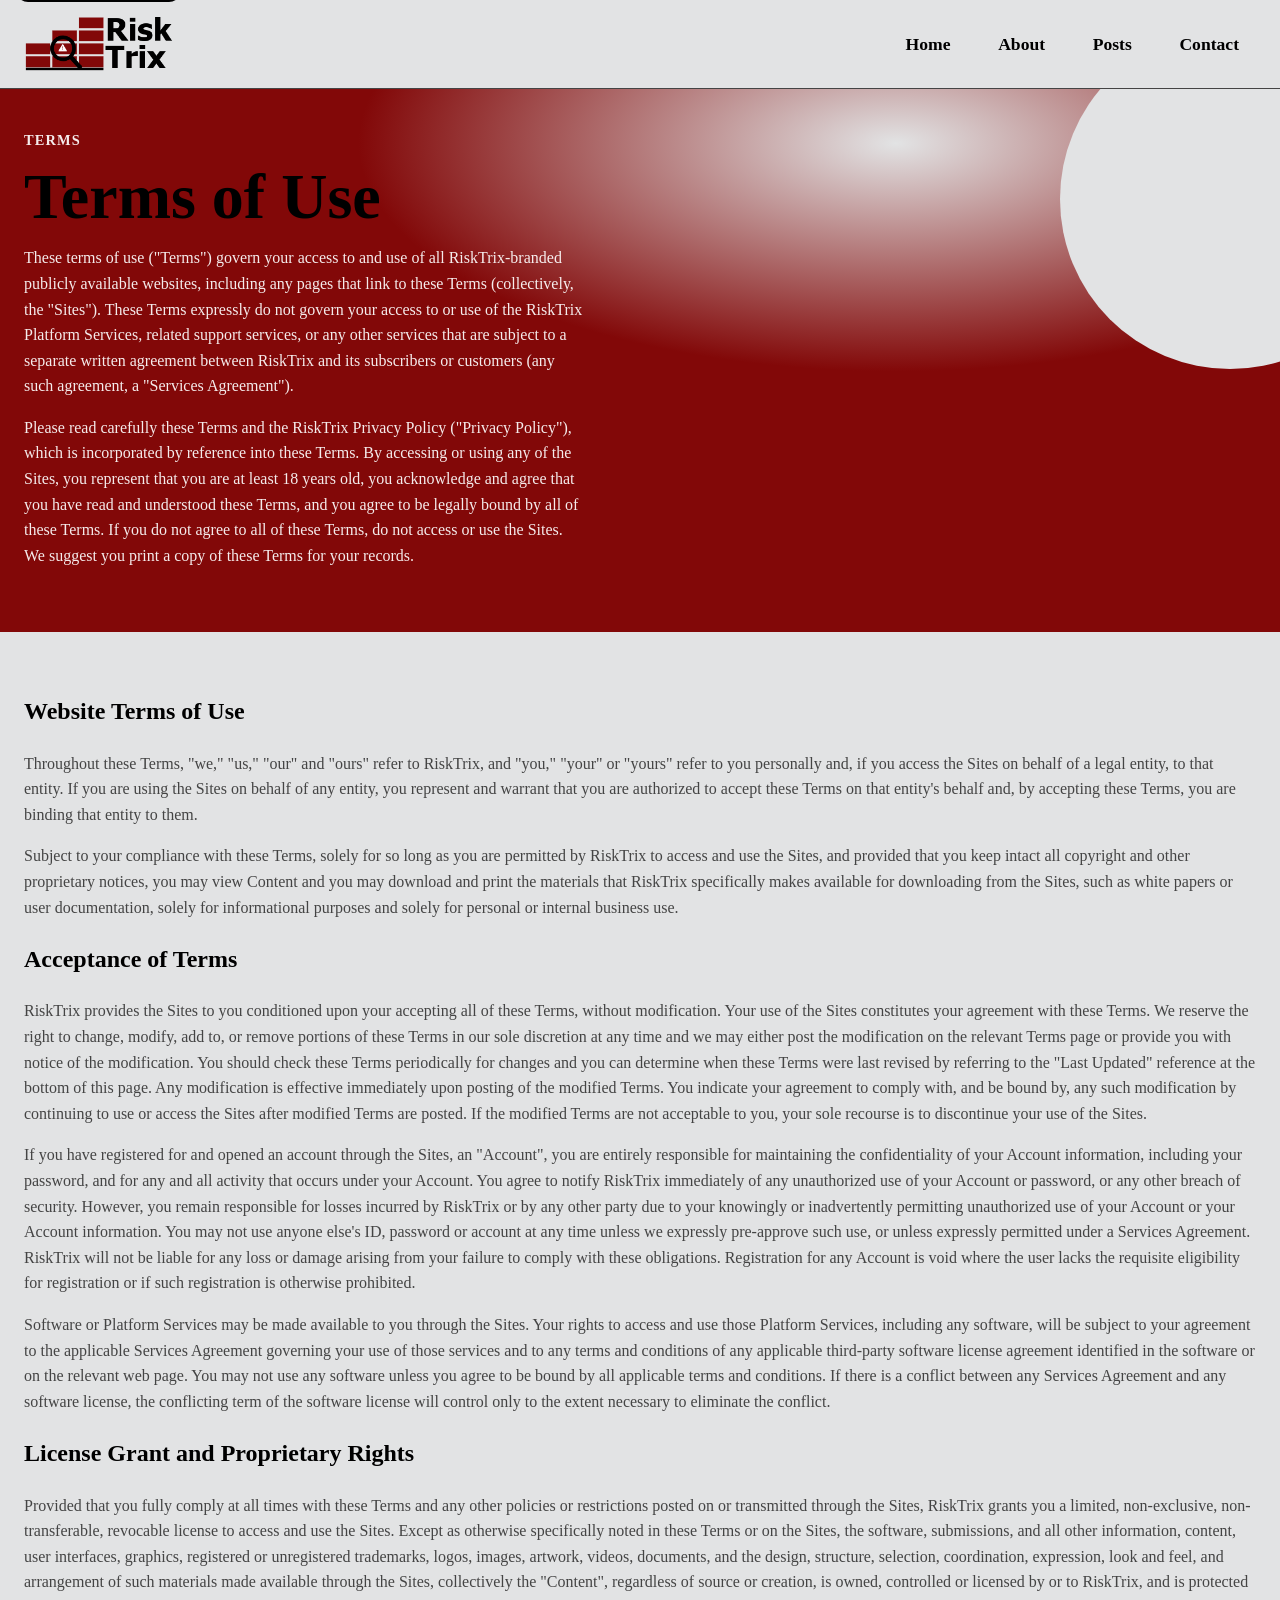
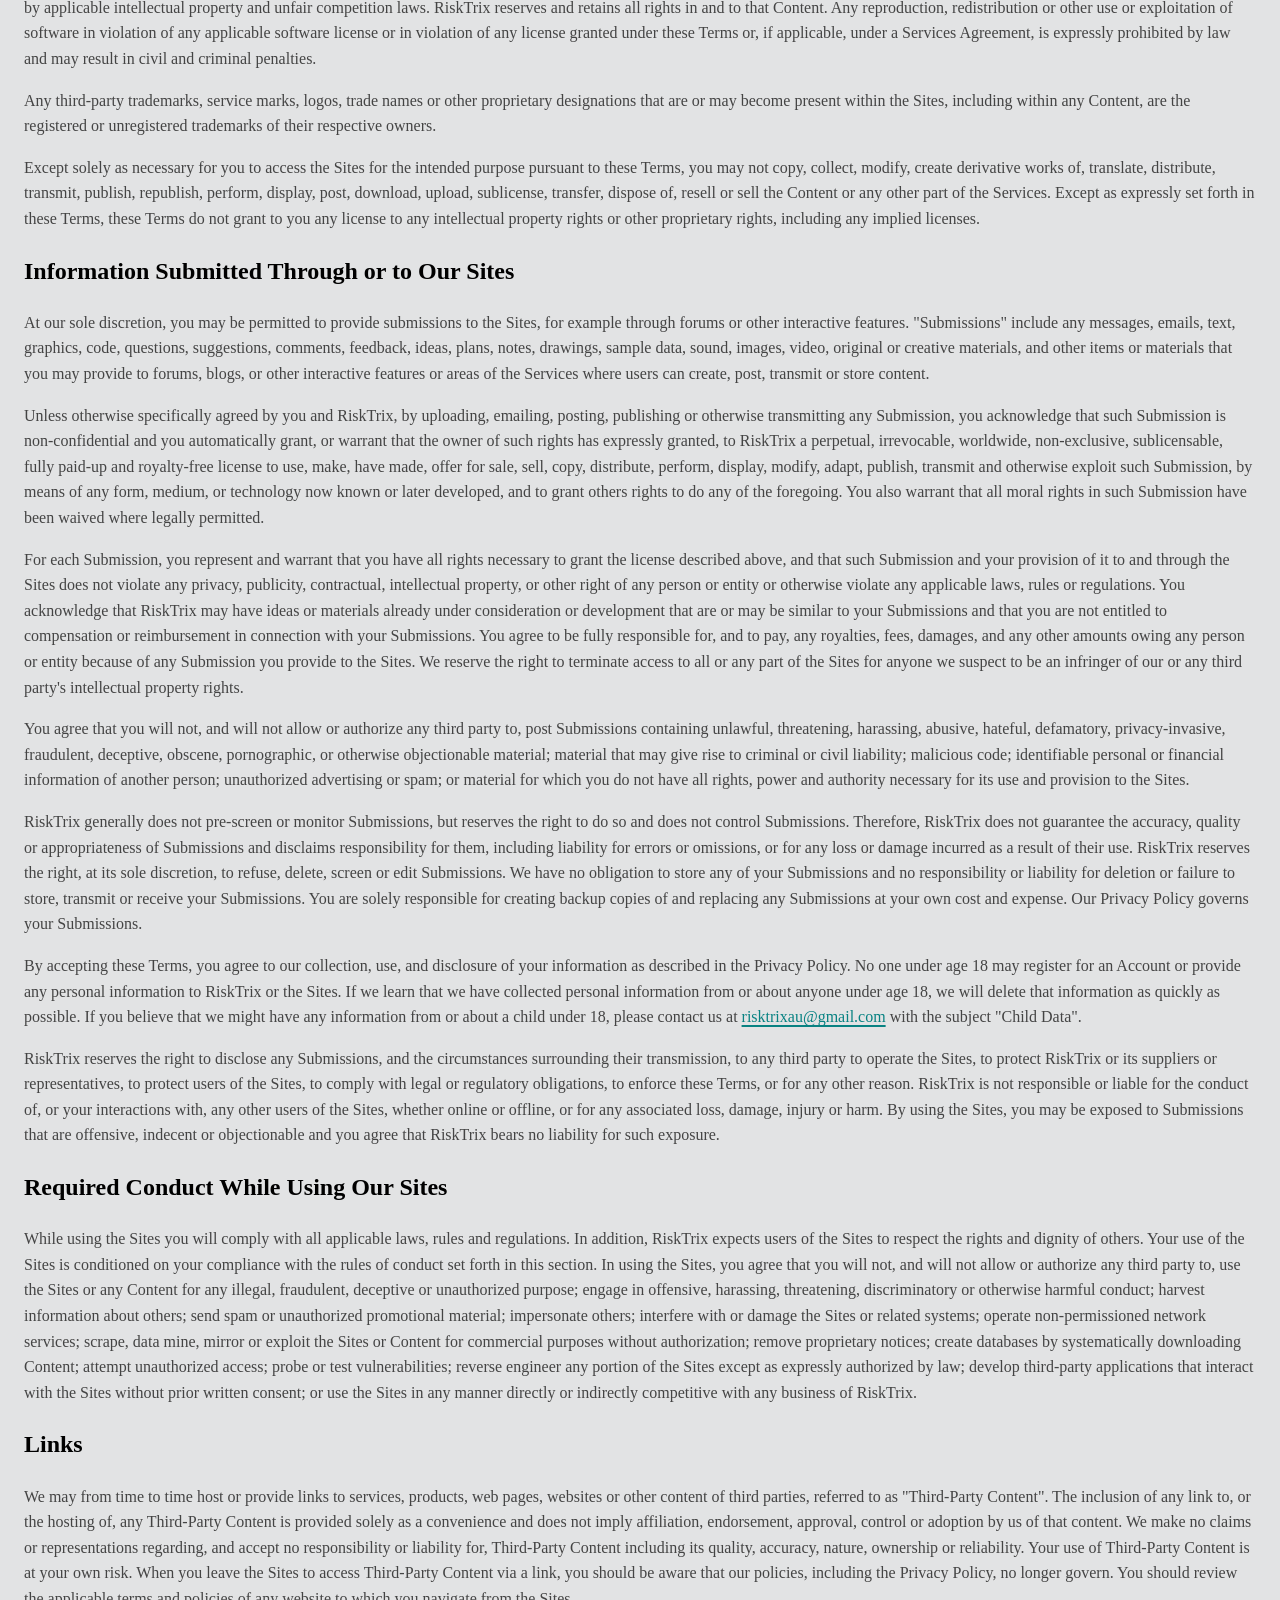
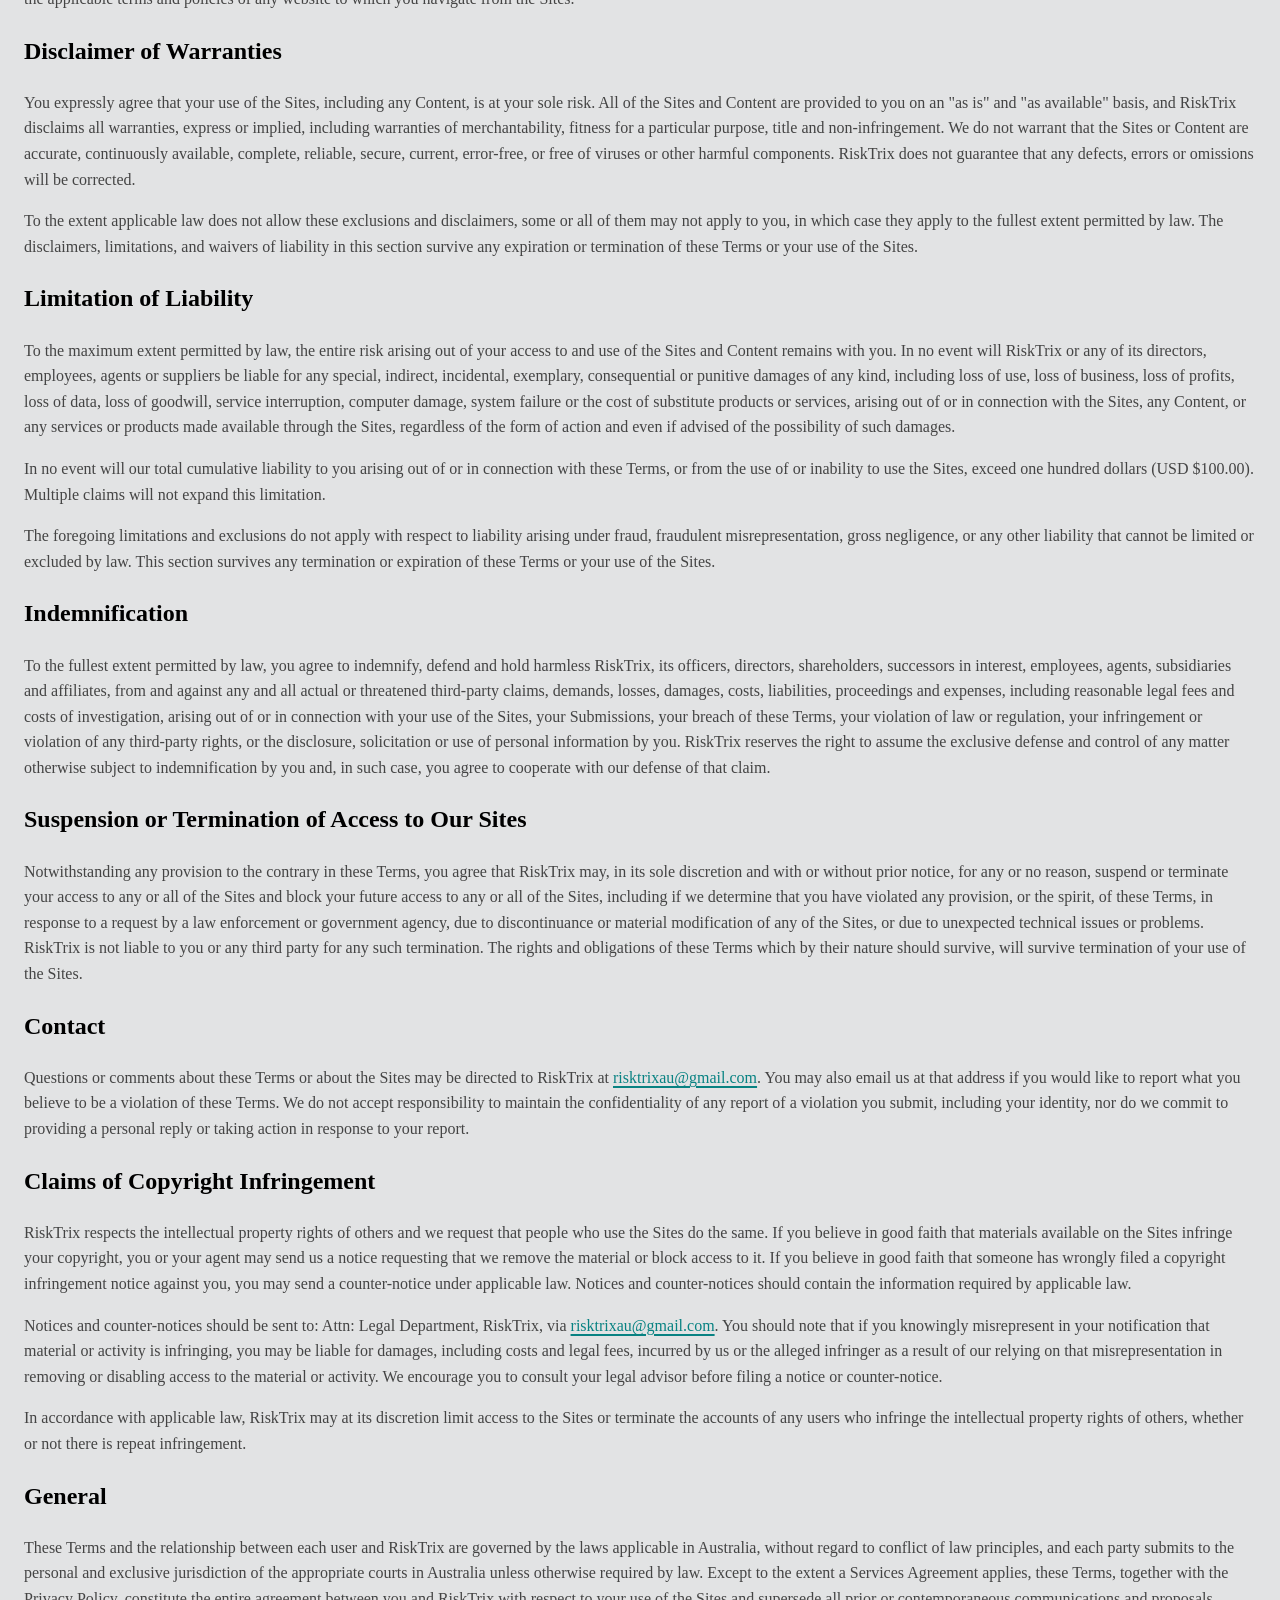
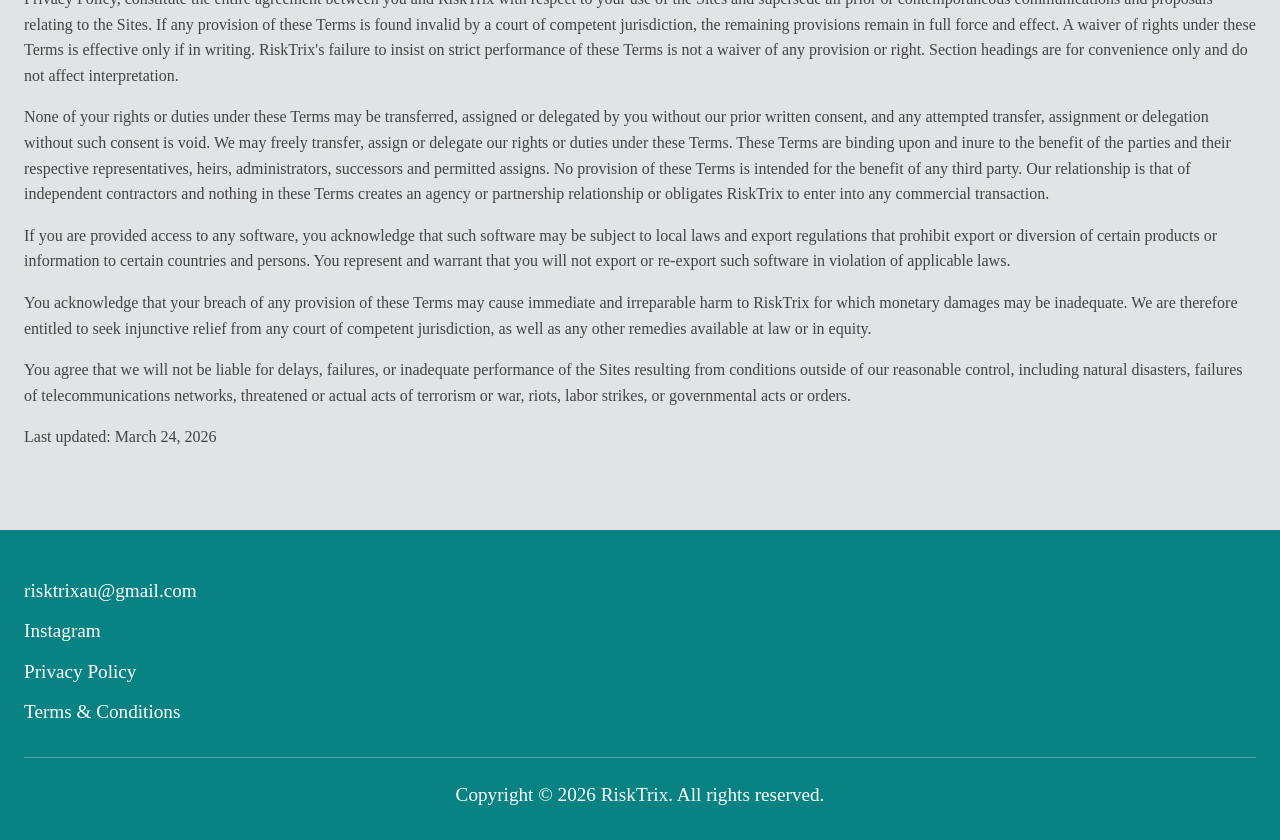
<file: terms.html>
<!doctype html>
<html lang="en">
<head>
    <meta charset="utf-8">
    <meta name="viewport" content="width=device-width, initial-scale=1">
    <meta name="description" content="Terms of use for the RiskTrix website and related public-facing services.">
    <title>RiskTrix | Terms and Conditions</title>
    <link rel="stylesheet" href="css/styles.css">
</head>
<body>
<a class="skip-link" href="#main">Skip to main content</a>
<header class="site-header">
    <nav class="nav" aria-label="Primary">
        <a class="brand" href="index.html" aria-label="RiskTrix home">
            <img class="brand-mark" src="img/Transparent RiskTrix Horizontal Logo.png" alt="RiskTrix logo">
        </a>
        <div class="nav-actions">
            <ul class="nav-list">
                <li><a href="index.html">Home</a></li>
                <li><a href="about.html">About</a></li>
                <li><a href="post.html">Posts</a></li>
                <li><a href="contact.html">Contact</a></li>
            </ul>
        </div>
    </nav>
</header>

<main id="main" class="main-shell" tabindex="-1">
    <section class="page-hero" aria-labelledby="terms-title">
        <div class="page-hero-inner legal-hero">
            <p class="eyebrow eyebrow-light">Terms</p>
            <h1 id="terms-title">Terms of Use</h1>
            <p>These terms of use ("Terms") govern your access to and use of all RiskTrix-branded publicly available websites, including any pages that link to these Terms (collectively, the "Sites"). These Terms expressly do not govern your access to or use of the RiskTrix Platform Services, related support services, or any other services that are subject to a separate written agreement between RiskTrix and its subscribers or customers (any such agreement, a "Services Agreement").</p>
            <p>Please read carefully these Terms and the RiskTrix Privacy Policy ("Privacy Policy"), which is incorporated by reference into these Terms. By accessing or using any of the Sites, you represent that you are at least 18 years old, you acknowledge and agree that you have read and understood these Terms, and you agree to be legally bound by all of these Terms. If you do not agree to all of these Terms, do not access or use the Sites. We suggest you print a copy of these Terms for your records.</p>
        </div>
    </section>

    <section class="legal-panel">

        <h2>Website Terms of Use</h2>
        <p>Throughout these Terms, "we," "us," "our" and "ours" refer to RiskTrix, and "you," "your" or "yours" refer to you personally and, if you access the Sites on behalf of a legal entity, to that entity. If you are using the Sites on behalf of any entity, you represent and warrant that you are authorized to accept these Terms on that entity's behalf and, by accepting these Terms, you are binding that entity to them.</p>
        <p>Subject to your compliance with these Terms, solely for so long as you are permitted by RiskTrix to access and use the Sites, and provided that you keep intact all copyright and other proprietary notices, you may view Content and you may download and print the materials that RiskTrix specifically makes available for downloading from the Sites, such as white papers or user documentation, solely for informational purposes and solely for personal or internal business use.</p>

        <h2>Acceptance of Terms</h2>
        <p>RiskTrix provides the Sites to you conditioned upon your accepting all of these Terms, without modification. Your use of the Sites constitutes your agreement with these Terms. We reserve the right to change, modify, add to, or remove portions of these Terms in our sole discretion at any time and we may either post the modification on the relevant Terms page or provide you with notice of the modification. You should check these Terms periodically for changes and you can determine when these Terms were last revised by referring to the "Last Updated" reference at the bottom of this page. Any modification is effective immediately upon posting of the modified Terms. You indicate your agreement to comply with, and be bound by, any such modification by continuing to use or access the Sites after modified Terms are posted. If the modified Terms are not acceptable to you, your sole recourse is to discontinue your use of the Sites.</p>
        <p>If you have registered for and opened an account through the Sites, an "Account", you are entirely responsible for maintaining the confidentiality of your Account information, including your password, and for any and all activity that occurs under your Account. You agree to notify RiskTrix immediately of any unauthorized use of your Account or password, or any other breach of security. However, you remain responsible for losses incurred by RiskTrix or by any other party due to your knowingly or inadvertently permitting unauthorized use of your Account or your Account information. You may not use anyone else's ID, password or account at any time unless we expressly pre-approve such use, or unless expressly permitted under a Services Agreement. RiskTrix will not be liable for any loss or damage arising from your failure to comply with these obligations. Registration for any Account is void where the user lacks the requisite eligibility for registration or if such registration is otherwise prohibited.</p>
        <p>Software or Platform Services may be made available to you through the Sites. Your rights to access and use those Platform Services, including any software, will be subject to your agreement to the applicable Services Agreement governing your use of those services and to any terms and conditions of any applicable third-party software license agreement identified in the software or on the relevant web page. You may not use any software unless you agree to be bound by all applicable terms and conditions. If there is a conflict between any Services Agreement and any software license, the conflicting term of the software license will control only to the extent necessary to eliminate the conflict.</p>

        <h2>License Grant and Proprietary Rights</h2>
        <p>Provided that you fully comply at all times with these Terms and any other policies or restrictions posted on or transmitted through the Sites, RiskTrix grants you a limited, non-exclusive, non-transferable, revocable license to access and use the Sites. Except as otherwise specifically noted in these Terms or on the Sites, the software, submissions, and all other information, content, user interfaces, graphics, registered or unregistered trademarks, logos, images, artwork, videos, documents, and the design, structure, selection, coordination, expression, look and feel, and arrangement of such materials made available through the Sites, collectively the "Content", regardless of source or creation, is owned, controlled or licensed by or to RiskTrix, and is protected by applicable intellectual property and unfair competition laws. RiskTrix reserves and retains all rights in and to that Content. Any reproduction, redistribution or other use or exploitation of software in violation of any applicable software license or in violation of any license granted under these Terms or, if applicable, under a Services Agreement, is expressly prohibited by law and may result in civil and criminal penalties.</p>
        <p>Any third-party trademarks, service marks, logos, trade names or other proprietary designations that are or may become present within the Sites, including within any Content, are the registered or unregistered trademarks of their respective owners.</p>
        <p>Except solely as necessary for you to access the Sites for the intended purpose pursuant to these Terms, you may not copy, collect, modify, create derivative works of, translate, distribute, transmit, publish, republish, perform, display, post, download, upload, sublicense, transfer, dispose of, resell or sell the Content or any other part of the Services. Except as expressly set forth in these Terms, these Terms do not grant to you any license to any intellectual property rights or other proprietary rights, including any implied licenses.</p>

        <h2>Information Submitted Through or to Our Sites</h2>
        <p>At our sole discretion, you may be permitted to provide submissions to the Sites, for example through forums or other interactive features. "Submissions" include any messages, emails, text, graphics, code, questions, suggestions, comments, feedback, ideas, plans, notes, drawings, sample data, sound, images, video, original or creative materials, and other items or materials that you may provide to forums, blogs, or other interactive features or areas of the Services where users can create, post, transmit or store content.</p>
        <p>Unless otherwise specifically agreed by you and RiskTrix, by uploading, emailing, posting, publishing or otherwise transmitting any Submission, you acknowledge that such Submission is non-confidential and you automatically grant, or warrant that the owner of such rights has expressly granted, to RiskTrix a perpetual, irrevocable, worldwide, non-exclusive, sublicensable, fully paid-up and royalty-free license to use, make, have made, offer for sale, sell, copy, distribute, perform, display, modify, adapt, publish, transmit and otherwise exploit such Submission, by means of any form, medium, or technology now known or later developed, and to grant others rights to do any of the foregoing. You also warrant that all moral rights in such Submission have been waived where legally permitted.</p>
        <p>For each Submission, you represent and warrant that you have all rights necessary to grant the license described above, and that such Submission and your provision of it to and through the Sites does not violate any privacy, publicity, contractual, intellectual property, or other right of any person or entity or otherwise violate any applicable laws, rules or regulations. You acknowledge that RiskTrix may have ideas or materials already under consideration or development that are or may be similar to your Submissions and that you are not entitled to compensation or reimbursement in connection with your Submissions. You agree to be fully responsible for, and to pay, any royalties, fees, damages, and any other amounts owing any person or entity because of any Submission you provide to the Sites. We reserve the right to terminate access to all or any part of the Sites for anyone we suspect to be an infringer of our or any third party's intellectual property rights.</p>
        <p>You agree that you will not, and will not allow or authorize any third party to, post Submissions containing unlawful, threatening, harassing, abusive, hateful, defamatory, privacy-invasive, fraudulent, deceptive, obscene, pornographic, or otherwise objectionable material; material that may give rise to criminal or civil liability; malicious code; identifiable personal or financial information of another person; unauthorized advertising or spam; or material for which you do not have all rights, power and authority necessary for its use and provision to the Sites.</p>
        <p>RiskTrix generally does not pre-screen or monitor Submissions, but reserves the right to do so and does not control Submissions. Therefore, RiskTrix does not guarantee the accuracy, quality or appropriateness of Submissions and disclaims responsibility for them, including liability for errors or omissions, or for any loss or damage incurred as a result of their use. RiskTrix reserves the right, at its sole discretion, to refuse, delete, screen or edit Submissions. We have no obligation to store any of your Submissions and no responsibility or liability for deletion or failure to store, transmit or receive your Submissions. You are solely responsible for creating backup copies of and replacing any Submissions at your own cost and expense. Our Privacy Policy governs your Submissions.</p>
        <p>By accepting these Terms, you agree to our collection, use, and disclosure of your information as described in the Privacy Policy. No one under age 18 may register for an Account or provide any personal information to RiskTrix or the Sites. If we learn that we have collected personal information from or about anyone under age 18, we will delete that information as quickly as possible. If you believe that we might have any information from or about a child under 18, please contact us at <a href="mailto:risktrixau@gmail.com">risktrixau@gmail.com</a> with the subject "Child Data".</p>
        <p>RiskTrix reserves the right to disclose any Submissions, and the circumstances surrounding their transmission, to any third party to operate the Sites, to protect RiskTrix or its suppliers or representatives, to protect users of the Sites, to comply with legal or regulatory obligations, to enforce these Terms, or for any other reason. RiskTrix is not responsible or liable for the conduct of, or your interactions with, any other users of the Sites, whether online or offline, or for any associated loss, damage, injury or harm. By using the Sites, you may be exposed to Submissions that are offensive, indecent or objectionable and you agree that RiskTrix bears no liability for such exposure.</p>

        <h2>Required Conduct While Using Our Sites</h2>
        <p>While using the Sites you will comply with all applicable laws, rules and regulations. In addition, RiskTrix expects users of the Sites to respect the rights and dignity of others. Your use of the Sites is conditioned on your compliance with the rules of conduct set forth in this section. In using the Sites, you agree that you will not, and will not allow or authorize any third party to, use the Sites or any Content for any illegal, fraudulent, deceptive or unauthorized purpose; engage in offensive, harassing, threatening, discriminatory or otherwise harmful conduct; harvest information about others; send spam or unauthorized promotional material; impersonate others; interfere with or damage the Sites or related systems; operate non-permissioned network services; scrape, data mine, mirror or exploit the Sites or Content for commercial purposes without authorization; remove proprietary notices; create databases by systematically downloading Content; attempt unauthorized access; probe or test vulnerabilities; reverse engineer any portion of the Sites except as expressly authorized by law; develop third-party applications that interact with the Sites without prior written consent; or use the Sites in any manner directly or indirectly competitive with any business of RiskTrix.</p>

        <h2>Links</h2>
        <p>We may from time to time host or provide links to services, products, web pages, websites or other content of third parties, referred to as "Third-Party Content". The inclusion of any link to, or the hosting of, any Third-Party Content is provided solely as a convenience and does not imply affiliation, endorsement, approval, control or adoption by us of that content. We make no claims or representations regarding, and accept no responsibility or liability for, Third-Party Content including its quality, accuracy, nature, ownership or reliability. Your use of Third-Party Content is at your own risk. When you leave the Sites to access Third-Party Content via a link, you should be aware that our policies, including the Privacy Policy, no longer govern. You should review the applicable terms and policies of any website to which you navigate from the Sites.</p>

        <h2>Disclaimer of Warranties</h2>
        <p>You expressly agree that your use of the Sites, including any Content, is at your sole risk. All of the Sites and Content are provided to you on an "as is" and "as available" basis, and RiskTrix disclaims all warranties, express or implied, including warranties of merchantability, fitness for a particular purpose, title and non-infringement. We do not warrant that the Sites or Content are accurate, continuously available, complete, reliable, secure, current, error-free, or free of viruses or other harmful components. RiskTrix does not guarantee that any defects, errors or omissions will be corrected.</p>
        <p>To the extent applicable law does not allow these exclusions and disclaimers, some or all of them may not apply to you, in which case they apply to the fullest extent permitted by law. The disclaimers, limitations, and waivers of liability in this section survive any expiration or termination of these Terms or your use of the Sites.</p>

        <h2>Limitation of Liability</h2>
        <p>To the maximum extent permitted by law, the entire risk arising out of your access to and use of the Sites and Content remains with you. In no event will RiskTrix or any of its directors, employees, agents or suppliers be liable for any special, indirect, incidental, exemplary, consequential or punitive damages of any kind, including loss of use, loss of business, loss of profits, loss of data, loss of goodwill, service interruption, computer damage, system failure or the cost of substitute products or services, arising out of or in connection with the Sites, any Content, or any services or products made available through the Sites, regardless of the form of action and even if advised of the possibility of such damages.</p>
        <p>In no event will our total cumulative liability to you arising out of or in connection with these Terms, or from the use of or inability to use the Sites, exceed one hundred dollars (USD $100.00). Multiple claims will not expand this limitation.</p>
        <p>The foregoing limitations and exclusions do not apply with respect to liability arising under fraud, fraudulent misrepresentation, gross negligence, or any other liability that cannot be limited or excluded by law. This section survives any termination or expiration of these Terms or your use of the Sites.</p>

        <h2>Indemnification</h2>
        <p>To the fullest extent permitted by law, you agree to indemnify, defend and hold harmless RiskTrix, its officers, directors, shareholders, successors in interest, employees, agents, subsidiaries and affiliates, from and against any and all actual or threatened third-party claims, demands, losses, damages, costs, liabilities, proceedings and expenses, including reasonable legal fees and costs of investigation, arising out of or in connection with your use of the Sites, your Submissions, your breach of these Terms, your violation of law or regulation, your infringement or violation of any third-party rights, or the disclosure, solicitation or use of personal information by you. RiskTrix reserves the right to assume the exclusive defense and control of any matter otherwise subject to indemnification by you and, in such case, you agree to cooperate with our defense of that claim.</p>

        <h2>Suspension or Termination of Access to Our Sites</h2>
        <p>Notwithstanding any provision to the contrary in these Terms, you agree that RiskTrix may, in its sole discretion and with or without prior notice, for any or no reason, suspend or terminate your access to any or all of the Sites and block your future access to any or all of the Sites, including if we determine that you have violated any provision, or the spirit, of these Terms, in response to a request by a law enforcement or government agency, due to discontinuance or material modification of any of the Sites, or due to unexpected technical issues or problems. RiskTrix is not liable to you or any third party for any such termination. The rights and obligations of these Terms which by their nature should survive, will survive termination of your use of the Sites.</p>

        <h2>Contact</h2>
        <p>Questions or comments about these Terms or about the Sites may be directed to RiskTrix at <a href="mailto:risktrixau@gmail.com">risktrixau@gmail.com</a>. You may also email us at that address if you would like to report what you believe to be a violation of these Terms. We do not accept responsibility to maintain the confidentiality of any report of a violation you submit, including your identity, nor do we commit to providing a personal reply or taking action in response to your report.</p>

        <h2>Claims of Copyright Infringement</h2>
        <p>RiskTrix respects the intellectual property rights of others and we request that people who use the Sites do the same. If you believe in good faith that materials available on the Sites infringe your copyright, you or your agent may send us a notice requesting that we remove the material or block access to it. If you believe in good faith that someone has wrongly filed a copyright infringement notice against you, you may send a counter-notice under applicable law. Notices and counter-notices should contain the information required by applicable law.</p>
        <p>Notices and counter-notices should be sent to: Attn: Legal Department, RiskTrix, via <a href="mailto:risktrixau@gmail.com">risktrixau@gmail.com</a>. You should note that if you knowingly misrepresent in your notification that material or activity is infringing, you may be liable for damages, including costs and legal fees, incurred by us or the alleged infringer as a result of our relying on that misrepresentation in removing or disabling access to the material or activity. We encourage you to consult your legal advisor before filing a notice or counter-notice.</p>
        <p>In accordance with applicable law, RiskTrix may at its discretion limit access to the Sites or terminate the accounts of any users who infringe the intellectual property rights of others, whether or not there is repeat infringement.</p>

        <h2>General</h2>
        <p>These Terms and the relationship between each user and RiskTrix are governed by the laws applicable in Australia, without regard to conflict of law principles, and each party submits to the personal and exclusive jurisdiction of the appropriate courts in Australia unless otherwise required by law. Except to the extent a Services Agreement applies, these Terms, together with the Privacy Policy, constitute the entire agreement between you and RiskTrix with respect to your use of the Sites and supersede all prior or contemporaneous communications and proposals relating to the Sites. If any provision of these Terms is found invalid by a court of competent jurisdiction, the remaining provisions remain in full force and effect. A waiver of rights under these Terms is effective only if in writing. RiskTrix's failure to insist on strict performance of these Terms is not a waiver of any provision or right. Section headings are for convenience only and do not affect interpretation.</p>
        <p>None of your rights or duties under these Terms may be transferred, assigned or delegated by you without our prior written consent, and any attempted transfer, assignment or delegation without such consent is void. We may freely transfer, assign or delegate our rights or duties under these Terms. These Terms are binding upon and inure to the benefit of the parties and their respective representatives, heirs, administrators, successors and permitted assigns. No provision of these Terms is intended for the benefit of any third party. Our relationship is that of independent contractors and nothing in these Terms creates an agency or partnership relationship or obligates RiskTrix to enter into any commercial transaction.</p>
        <p>If you are provided access to any software, you acknowledge that such software may be subject to local laws and export regulations that prohibit export or diversion of certain products or information to certain countries and persons. You represent and warrant that you will not export or re-export such software in violation of applicable laws.</p>
        <p>You acknowledge that your breach of any provision of these Terms may cause immediate and irreparable harm to RiskTrix for which monetary damages may be inadequate. We are therefore entitled to seek injunctive relief from any court of competent jurisdiction, as well as any other remedies available at law or in equity.</p>
        <p>You agree that we will not be liable for delays, failures, or inadequate performance of the Sites resulting from conditions outside of our reasonable control, including natural disasters, failures of telecommunications networks, threatened or actual acts of terrorism or war, riots, labor strikes, or governmental acts or orders.</p>

        <p>Last updated: March 24, 2026</p>
    </section>
</main>

<footer class="site-footer">
    <div class="footer-inner">
        <div class="footer-top">
            <p><a href="mailto:risktrixau@gmail.com">risktrixau@gmail.com</a></p>
            <p><a href="https://www.instagram.com/risktrix?igsh=MTl5bHV0bXYxbXhoYg%3D%3D&utm_source=qr" target="_blank" rel="noreferrer">Instagram</a></p>
            <p><a href="privacy.html">Privacy Policy</a></p>
            <p><a href="terms.html">Terms &amp; Conditions</a></p>
        </div>
        <div class="footer-divider" aria-hidden="true"></div>
        <p class="footer-bottom">Copyright &copy; 2026 RiskTrix. All rights reserved.</p>
    </div>
</footer>
</body>
</html>
</file>
<file: css/styles.css>
:root {
    --deep-red: #820808;
    --black: #000000;
    --white: #ffffff;
    --light-grey: #e2e3e4;
    --plain-grey: #444444;
    --teal: #088282;
    --site-width: 1400px;
    --radius-lg: 28px;
    --radius-md: 18px;
    --radius-sm: 12px;
    --footer-font-size: 1.2rem;
}

*,
*::before,
*::after {
    box-sizing: border-box;
}

html {
    scroll-behavior: smooth;
}

body {
    margin: 0;
    font-family: Georgia, "Roboto", serif;
    color: var(--plain-grey);
    background: var(--light-grey);
    line-height: 1.6;
    overflow-x: hidden;
}

img {
    display: block;
    max-width: 100%;
}

a {
    color: var(--teal);
    text-decoration-thickness: 2px;
    text-underline-offset: 0.18em;
}

a:hover,
a:focus-visible {
    color: var(--deep-red);
}

:focus-visible {
    outline: 3px solid var(--teal);
    outline-offset: 3px;
}

.skip-link {
    position: absolute;
    left: 1rem;
    top: -3rem;
    z-index: 100;
    padding: 0.75rem 1rem;
    background: var(--black);
    color: var(--white);
    border-radius: var(--radius-sm);
}

.skip-link:focus {
    top: 1rem;
}

.site-header {
    position: sticky;
    top: 0;
    z-index: 20;
    background: var(--light-grey);
    border-bottom: 1px solid var(--plain-grey);
}

.nav,
.footer-inner {
    width: min(calc(100% - 3rem), var(--site-width));
    margin: 0 auto;
}

.nav {
    display: flex;
    align-items: center;
    justify-content: space-between;
    gap: 1rem;
    padding: 1rem 0;
}

.nav-actions {
    display: flex;
    align-items: center;
    gap: 1rem;
}

.brand {
    display: inline-flex;
    align-items: center;
    color: var(--black);
    text-decoration: none;
}

.brand-mark {
    width: auto;
    max-width: 240px;
    height: 56px;
    object-fit: contain;
}

.eyebrow {
    margin: 0 0 0.75rem;
    font-size: 0.9rem;
    font-weight: 700;
    letter-spacing: 0.08em;
    text-transform: uppercase;
    color: var(--deep-red);
}

.eyebrow-light {
    color: var(--white);
}

.nav-list,
.legal-list,
.social-list,
.detail-list {
    list-style: none;
    margin: 0;
    padding: 0;
}

.nav-list,
.legal-list,
.social-list {
    display: flex;
    flex-wrap: wrap;
    gap: 0.85rem;
}

.nav-list a {
    display: inline-block;
    padding: 0.75rem 1rem;
    border: 1px solid transparent;
    border-radius: 999px;
    color: var(--black);
    text-decoration: none;
    font-size: 1.1rem;
    font-weight: 800;
}

.nav-list a:hover,
.nav-list a:focus-visible,
.nav-list a[aria-current="page"] {
    border-color: var(--deep-red);
    background: var(--white);
    color: var(--deep-red);
}

.main-shell {
    width: 100%;
    padding: 0 0 4rem;
}

.page-hero,
.hero-arc {
    position: relative;
    overflow: hidden;
    background: radial-gradient(120% 120% at 70% 10%, #e2e3e4 0%, #820808 35%, #820808 70%, #820808 100%);
}

.page-hero::after,
.hero-arc::after {
    content: "";
    position: absolute;
    right: -120px;
    top: -60px;
    width: 340px;
    height: 340px;
    border-radius: 50%;
    background: var(--light-grey);
}

.page-hero-inner,
.hero-arc-inner,
.story-layout,
.features-inner,
.split-layout,
.register-panel,
.page-banner,
.legal-panel,
.contact-wide,
.footer-inner {
    width: min(calc(100% - 3rem), var(--site-width));
    margin: 0 auto;
}

.hero-arc-inner {
    position: relative;
    z-index: 1;
    display: grid;
    grid-template-columns: 1.05fr 0.95fr;
    gap: 2rem;
    align-items: center;
    padding: 3rem 0;
}

.page-hero-inner {
    position: relative;
    z-index: 1;
    padding: 3rem 0;
}

.hero-simple {
    grid-template-columns: 1fr;
}

.cover-copy h1,
.page-banner h1,
.legal-hero h1,
.legal-panel h1,
.contact-wide h1 {
    margin: 0 0 1rem;
    color: var(--white);
    font-size: clamp(3rem, 5vw, 4.8rem);
    line-height: 1.02;
}

.page-banner h1,
.legal-hero h1,
.legal-panel h1,
.contact-wide h1,
.content-panel h2,
.register-panel h2,
.story-copy h2,
.features-inner h2,
.contact-wide h2,
.legal-panel h2 {
    color: var(--black);
}

.cover-subtitle {
    margin: 0;
    font-size: 1.45rem;
    color: var(--white);
}

.hero-intro {
    max-width: 58ch;
    margin: 0;
    font-size: 1.1rem;
    color: rgba(255, 255, 255, 0.92);
}

.page-banner p:last-child,
.legal-hero p {
    max-width: 70ch;
    color: rgba(255, 255, 255, 0.92);
}

.cover-tags {
    display: flex;
    flex-wrap: wrap;
    gap: 0.75rem;
    margin: 1.5rem 0 0;
}

.cover-tag {
    display: inline-flex;
    align-items: center;
    padding: 0.45rem 0.8rem;
    border-radius: 999px;
    color: var(--white);
    background: var(--plain-grey);
}

.hero-actions {
    display: flex;
    flex-wrap: wrap;
    gap: 0.85rem;
    margin-top: 1.75rem;
}

.button {
    display: inline-flex;
    align-items: center;
    justify-content: center;
    min-height: 46px;
    padding: 0.8rem 1.2rem;
    border: 1px solid var(--deep-red);
    border-radius: 999px;
    background: var(--deep-red);
    color: var(--white);
    font-weight: 700;
    text-decoration: none;
    cursor: pointer;
}

.cover-button {
    background: var(--white);
    border-color: var(--white);
    color: var(--black);
}

.secondary-button {
    background: transparent;
    border-color: var(--white);
    color: var(--white);
}

.begin-button {
    white-space: nowrap;
}

.button:hover,
.button:focus-visible {
    background: var(--teal);
    border-color: var(--teal);
    color: var(--white);
}

.cover-button:hover,
.cover-button:focus-visible,
.begin-button:hover,
.begin-button:focus-visible {
    background: var(--white);
    border-color: var(--deep-red);
    color: var(--deep-red);
}

.secondary-button:hover,
.secondary-button:focus-visible {
    background: var(--white);
    border-color: var(--white);
    color: var(--deep-red);
}

.hero-preview {
    position: relative;
}

.preview-card {
    border-radius: 22px;
    background: var(--white);
    padding: 1.5rem;
}

.preview-avatars {
    display: flex;
    gap: 1rem;
}

.preview-avatar {
    width: 56px;
    height: 56px;
    border-radius: 50%;
    background: var(--light-grey);
}

.preview-note {
    margin: 1rem 0 1.25rem;
    color: var(--plain-grey);
    font-size: 0.95rem;
}

.matrix-grid {
    display: grid;
    grid-template-columns: repeat(6, minmax(0, 1fr));
    gap: 0.35rem;
}

.matrix-cell {
    aspect-ratio: 1 / 1;
    border-radius: 10px;
    background: var(--light-grey);
}

.story-panel {
    background: var(--white);
    padding: 3rem 0;
}

.about-hero {
    padding-bottom: 4rem;
}

.about-intro-band {
    padding: 3rem 0;
    background: var(--white);
}

.about-intro-grid,
.about-section-shell,
.about-story-grid,
.about-impact-grid,
.about-cta-shell {
    width: min(calc(100% - 3rem), var(--site-width));
    margin: 0 auto;
}

.about-intro-grid {
    display: grid;
    grid-template-columns: 0.95fr 1.05fr;
    gap: 2rem;
    align-items: start;
}

.about-intro-grid h2,
.about-section-shell h2,
.about-story-copy h2,
.about-steps-panel h2,
.about-impact-copy h2,
.about-cta-shell h2 {
    margin-top: 0;
    color: var(--black);
}

.about-pillars {
    padding: 0 0 3rem;
}

.about-card-grid {
    display: grid;
    grid-template-columns: repeat(3, minmax(0, 1fr));
    gap: 1.25rem;
    margin-top: 1.5rem;
}

.about-card {
    min-height: 100%;
    padding: 1.5rem;
    border: 1px solid rgba(68, 68, 68, 0.24);
    border-radius: var(--radius-md);
    background: rgba(255, 255, 255, 0.65);
    box-shadow: 0 12px 32px rgba(0, 0, 0, 0.06);
}

.about-card h3 {
    margin: 0 0 0.75rem;
    color: var(--black);
}

.about-card p,
.about-intro-grid p,
.about-story-copy p,
.about-steps-panel p,
.about-impact-copy p,
.about-cta-shell p {
    margin: 0 0 1rem;
}

.about-story-section {
    padding: 3rem 0;
    background: linear-gradient(180deg, rgba(255, 255, 255, 0.55) 0%, rgba(255, 255, 255, 0.12) 100%);
}

.about-story-grid {
    display: grid;
    grid-template-columns: 1.1fr 0.9fr;
    gap: 2rem;
    align-items: stretch;
}

.about-steps-panel {
    padding: 2rem;
    border-radius: var(--radius-lg);
    background: var(--white);
    border: 1px solid rgba(68, 68, 68, 0.18);
}

.about-step-list {
    margin: 1rem 0 0;
    padding-left: 1.25rem;
    display: grid;
    gap: 0.85rem;
}

.about-impact-section {
    padding: 3rem 0;
    background: var(--white);
}

.about-impact-grid {
    display: grid;
    grid-template-columns: 0.95fr 1.05fr;
    gap: 2rem;
    align-items: center;
}

.about-impact-visual img {
    width: 100%;
    max-width: 560px;
}

.about-cta-section {
    padding: 0 0 3rem;
}

.about-cta-shell {
    padding: 2rem;
    border-radius: var(--radius-lg);
    background: linear-gradient(135deg, rgba(130, 8, 8, 0.96), rgba(8, 130, 130, 0.92));
    color: var(--white);
}

.about-cta-shell .eyebrow,
.about-cta-shell h2,
.about-cta-shell p {
    color: var(--white);
}

.about-secondary-button {
    border-color: var(--white);
    color: var(--white);
}

.powerbi-section {
    padding: 3rem 0;
    background:
        radial-gradient(circle at top right, rgba(8, 130, 130, 0.16), transparent 28%),
        linear-gradient(180deg, #f5f5f5 0%, var(--light-grey) 100%);
}

.powerbi-shell {
    width: min(calc(100% - 3rem), var(--site-width));
    margin: 0 auto;
}

.powerbi-copy {
    margin-bottom: 1.5rem;
}

.powerbi-intro {
    max-width: 72ch;
    margin: 0;
}

.powerbi-frame-wrap {
    overflow: hidden;
    border: 1px solid rgba(68, 68, 68, 0.45);
    border-radius: var(--radius-lg);
    background: var(--white);
    box-shadow: 0 24px 60px rgba(0, 0, 0, 0.12);
}

.powerbi-frame-wrap img {
    display: block;
    width: 100%;
    height: auto;
    min-height: 720px;
    object-fit: cover;
}

.story-layout {
    display: grid;
    grid-template-columns: 1fr 0.95fr;
    gap: 2rem;
    align-items: center;
}

.story-copy p,
.features-inner p,
.content-panel p,
.register-panel p,
.legal-panel p,
.contact-wide p {
    margin: 0 0 1rem;
}

.story-visual img {
    width: 100%;
    max-width: 560px;
    margin-left: auto;
}

.features-panel {
    padding: 2.5rem 0 3rem;
    background: var(--light-grey);
}

.features-inner {
    background: rgba(255, 255, 255, 0.35);
    padding: 2rem;
}

.features-inner h2 {
    margin: 0 0 2rem;
    text-align: center;
    font-size: clamp(2.1rem, 4vw, 3rem);
}

.features-grid {
    display: grid;
    grid-template-columns: repeat(2, minmax(0, 1fr));
    gap: 2rem 3rem;
}

.feature-item {
    display: grid;
    grid-template-columns: 86px 1fr;
    gap: 1rem;
    align-items: start;
}

.feature-item h3 {
    margin: 0 0 0.75rem;
    color: var(--black);
    font-size: 1.15rem;
}

.feature-icon {
    width: 82px;
    height: 82px;
    position: relative;
    color: var(--plain-grey);
}

.grid-icon::before,
.axis-icon::before,
.indicator-icon::before {
    content: "";
    position: absolute;
    inset: 12px;
    background:
        linear-gradient(var(--plain-grey), var(--plain-grey)) 33% 0/1px 100% no-repeat,
        linear-gradient(var(--plain-grey), var(--plain-grey)) 66% 0/1px 100% no-repeat,
        linear-gradient(var(--plain-grey), var(--plain-grey)) 0 33%/100% 1px no-repeat,
        linear-gradient(var(--plain-grey), var(--plain-grey)) 0 66%/100% 1px no-repeat,
        linear-gradient(var(--plain-grey), var(--plain-grey)) 0 0/100% 1px no-repeat,
        linear-gradient(var(--plain-grey), var(--plain-grey)) 0 100%/100% 1px no-repeat,
        linear-gradient(var(--plain-grey), var(--plain-grey)) 0 0/1px 100% no-repeat,
        linear-gradient(var(--plain-grey), var(--plain-grey)) 100% 0/1px 100% no-repeat;
}

.axis-icon::after {
    content: "";
    position: absolute;
    left: 8px;
    right: 10px;
    bottom: 10px;
    top: 8px;
    border-left: 2px solid var(--plain-grey);
    border-bottom: 2px solid var(--plain-grey);
}

.color-icon::before {
    content: "";
    position: absolute;
    left: 18px;
    top: 14px;
    width: 40px;
    height: 40px;
    border: 3px solid var(--plain-grey);
    border-radius: 8px 8px 18px 18px;
    transform: rotate(45deg);
}

.color-icon::after {
    content: "";
    position: absolute;
    width: 12px;
    height: 18px;
    border-radius: 50%;
    background: var(--plain-grey);
    right: 10px;
    bottom: 10px;
}

.text-icon::before {
    content: "T";
    position: absolute;
    left: 12px;
    top: 8px;
    font-size: 3.5rem;
    line-height: 1;
    color: var(--plain-grey);
}

.text-icon::after {
    content: "T";
    position: absolute;
    right: 18px;
    bottom: 12px;
    font-size: 2.1rem;
    line-height: 1;
    font-style: italic;
    color: var(--plain-grey);
}

.indicator-icon::after {
    content: "R02";
    position: absolute;
    right: 8px;
    top: 6px;
    font-size: 0.6rem;
    padding: 0.2rem 0.3rem;
    border-radius: 999px;
    background: var(--plain-grey);
    color: var(--white);
}

.certified-icon::before {
    content: "";
    position: absolute;
    inset: 10px;
    background: var(--plain-grey);
    clip-path: polygon(50% 0%, 62% 14%, 80% 14%, 86% 32%, 100% 44%, 92% 62%, 96% 80%, 78% 84%, 68% 100%, 50% 90%, 32% 100%, 22% 84%, 4% 80%, 8% 62%, 0% 44%, 14% 32%, 20% 14%, 38% 14%);
}

.certified-icon::after {
    content: "";
    position: absolute;
    left: 24px;
    top: 30px;
    width: 34px;
    height: 18px;
    border-left: 6px solid var(--white);
    border-bottom: 6px solid var(--white);
    transform: rotate(-45deg);
}

.split-layout,
.register-panel,
.page-banner,
.legal-hero,
.legal-panel,
.contact-wide {
    padding-top: 2.5rem;
}

.split-layout {
    display: grid;
    grid-template-columns: 1.1fr 0.9fr;
    gap: 2rem;
    width: min(calc(100% - 3rem), var(--site-width));
    margin: 0 auto;
    padding-bottom: 1rem;
}

.detail-list {
    display: grid;
    gap: 0.9rem;
}

.detail-list li {
    padding-bottom: 0.9rem;
    border-bottom: 1px solid var(--plain-grey);
    overflow-wrap: anywhere;
}

.detail-list strong {
    color: var(--black);
}

.register-form {
    display: grid;
    gap: 1rem;
    margin-top: 1.25rem;
}


.register-panel {
    padding-bottom: 20rem;
}

.register-form input {
    width: 100%;
    padding: 0.95rem 1rem;
    border: 1px solid var(--plain-grey);
    border-radius: var(--radius-sm);
    background: var(--white);
    color: var(--black);
    font: inherit;
}

.site-footer {
    border-top: 0;
    background: var(--teal);
    padding: 3rem 0 2rem;
}

.footer-inner {
    display: block;
    width: min(calc(100% - 3rem), var(--site-width));
    margin: 0 auto;
}

.footer-top {
    display: grid;
    gap: 0.9rem;
    justify-items: start;
    padding-bottom: 2rem;
}

.footer-top p {
    margin: 0;
    color: var(--white);
    font-size: var(--footer-font-size);
    line-height: 1.35;
}

.footer-top a {
    color: var(--white);
    text-decoration: none;
    overflow-wrap: anywhere;
}

.footer-top a:hover,
.footer-top a:focus-visible {
    color: var(--light-grey);
}

.footer-divider {
    width: 100%;
    height: 1px;
    background: rgba(255, 255, 255, 0.28);
    margin: 0 0 1.5rem;
}

.footer-bottom {
    margin: 0;
    text-align: center;
    color: var(--white);
    font-size: var(--footer-font-size);
    line-height: 1.35;
}

.sr-only {
    position: absolute;
    width: 1px;
    height: 1px;
    padding: 0;
    margin: -1px;
    overflow: hidden;
    clip: rect(0, 0, 0, 0);
    white-space: nowrap;
    border: 0;
}

@media (max-width: 900px) {
    .hero-arc-inner,
    .page-hero-inner,
    .story-layout,
    .features-grid,
    .split-layout,
    .about-intro-grid,
    .about-card-grid,
    .about-story-grid,
    .about-impact-grid {
        grid-template-columns: 1fr;
    }

    .nav,
    .nav-actions {
        flex-direction: column;
        align-items: stretch;
    }

    .nav {
        padding: 0.9rem 0 1.1rem;
    }

    .brand {
        justify-content: center;
    }

    .nav-list {
        justify-content: center;
    }

    .hero-arc-inner {
        padding: 2.5rem 0;
    }

    .page-hero-inner {
        padding: 2.5rem 0;
    }

    .story-visual img {
        margin: 0 auto;
    }

    .about-impact-visual img {
        margin: 0 auto;
    }

    .powerbi-frame-wrap img {
        min-height: 620px;
    }
}

.register-panel {
    padding-bottom: 5rem;
}

@media (max-width: 620px) {
    .hero-arc-inner,
    .page-hero-inner,
    .story-layout,
    .features-inner,
    .split-layout,
    .register-panel,
    .page-banner,
    .legal-panel,
    .contact-wide,
    .footer-inner,
    .about-intro-grid,
    .about-section-shell,
    .about-story-grid,
    .about-impact-grid,
    .about-cta-shell {
        width: min(calc(100% - 1.5rem), var(--site-width));
    }

    .feature-item {
        grid-template-columns: 72px 1fr;
    }

    .feature-icon {
        width: 68px;
        height: 68px;
    }

    .site-header {
        position: static;
    }

    .nav {
        gap: 0.85rem;
    }

    .nav-actions {
        gap: 0.85rem;
    }

    .nav-list {
        width: 100%;
        justify-content: center;
        gap: 0.5rem;
    }

    .nav-list li {
        flex: 1 1 calc(33.333% - 0.5rem);
        min-width: 88px;
    }

    .nav-list a {
        width: 100%;
        padding: 0.7rem 0.8rem;
        text-align: center;
    }

    .brand-mark {
        max-width: 200px;
        height: 48px;
    }

    .hero-arc::after {
        width: 220px;
        height: 220px;
        right: -110px;
        top: -40px;
    }

    .hero-arc-inner {
        padding: 2rem 0 2.25rem;
    }

    .page-hero-inner {
        padding: 2rem 0 2.25rem;
    }

    .cover-copy h1,
    .page-banner h1,
    .legal-hero h1,
    .legal-panel h1,
    .contact-wide h1 {
        margin-bottom: 0.85rem;
        font-size: clamp(2.2rem, 10vw, 3.2rem);
        line-height: 1.08;
    }

    .hero-intro,
    .page-banner p,
    .legal-hero p,
    .legal-panel p,
    .content-panel p,
    .story-copy p,
    .detail-list li {
        font-size: 0.98rem;
    }

    .hero-actions {
        flex-direction: column;
        align-items: stretch;
    }

    .button {
        width: 100%;
    }

    .story-panel {
        padding: 2.25rem 0;
    }

    .about-intro-band,
    .about-story-section,
    .about-impact-section {
        padding: 2.25rem 0;
    }

    .about-pillars,
    .about-cta-section {
        padding-bottom: 2.25rem;
    }

    .powerbi-section {
        padding: 2.25rem 0;
    }

    .story-layout,
    .split-layout {
        gap: 1.35rem;
    }

    .split-layout,
    .register-panel,
    .page-banner,
    .legal-hero,
    .legal-panel,
    .contact-wide {
        padding-top: 2rem;
    }

    .legal-panel h2,
    .content-panel h2,
    .story-copy h2 {
        font-size: 1.45rem;
        line-height: 1.2;
    }

    .footer-top,
    .footer-bottom {
        font-size: 1rem;
    }
}

@media (max-width: 420px) {
    .nav,
    .footer-inner,
    .hero-arc-inner,
    .page-hero-inner,
    .story-layout,
    .features-inner,
    .split-layout,
    .register-panel,
    .page-banner,
    .legal-panel,
    .contact-wide,
    .about-intro-grid,
    .about-section-shell,
    .about-story-grid,
    .about-impact-grid,
    .about-cta-shell {
        width: min(calc(100% - 1.25rem), var(--site-width));
    }

    .brand-mark {
        max-width: 180px;
        height: 42px;
    }

    .nav-list li {
        flex: 1 1 100%;
    }

    .eyebrow {
        font-size: 0.82rem;
    }

    .cover-copy h1,
    .page-banner h1,
    .legal-hero h1,
    .legal-panel h1,
    .contact-wide h1 {
        font-size: clamp(2rem, 11vw, 2.7rem);
    }

    .hero-intro,
    .page-banner p,
    .legal-hero p,
    .legal-panel p,
    .content-panel p,
    .story-copy p,
    .detail-list li {
        font-size: 0.95rem;
    }

    .footer-top {
        gap: 0.75rem;
        padding-bottom: 1.5rem;
    }

    .about-card,
    .about-steps-panel,
    .about-cta-shell {
        padding: 1.25rem;
    }

    .powerbi-frame-wrap img {
        min-height: 460px;
    }

    /* Tags styling for Posts page */
    .tag-list {
        list-style: none;
        padding: 0;
        margin: 1.5rem 0 0 0;
        display: flex;
        flex-wrap: wrap;
        gap: 0.5rem;
    }

    .tag {
        font-family: var(--ff-primary);
        font-size: 0.8rem;
        font-weight: 700;
        text-transform: uppercase;
        letter-spacing: 0.05em;
        padding: 0.3rem 0.8rem;
        background-color: var(--light-grey);
        border: 1px solid #d1d2d3;
        color: var(--teal);
        border-radius: 4px;
    }
   /* --- Optimization style for the side sliding panel --- */


    .drawer-overlay {
        position: fixed;
        inset: 0;
        background: rgba(0, 0, 0, 0.4);
        z-index: 999;
        opacity: 0;
        visibility: hidden;
        transition: opacity 0.4s ease;
        backdrop-filter: blur(2px);
    }

    .drawer-overlay.is-active {
        opacity: 1;
        visibility: visible;
    }

    .article-drawer {
        position: fixed;
        top: 0;
        right: 0;
        width: 100%;
        max-width: 650px;
        height: 100vh;
        background: var(--white);
        box-shadow: -10px 0 30px rgba(0, 0, 0, 0.1);
        z-index: 1000;

        transform: translateX(100%);
        transition: transform 0.5s cubic-bezier(0.16, 1, 0.3, 1);

        overflow-y: auto;
        padding: 40px;
        display: flex;
        flex-direction: column;
    }

    .article-drawer.is-active {
        transform: translateX(0);
    }


    .drawer-close-btn {
        align-self: flex-start;
        display: flex;
        align-items: center;
        gap: 8px;
        background: none;
        border: none;
        color: var(--teal);
        font-family: var(--ff-primary);
        font-weight: 700;
        cursor: pointer;
        margin-bottom: 30px;
        padding: 10px 0;
        font-size: 1rem;
        transition: gap 0.2s ease;
    }

    .drawer-close-btn:hover {
        gap: 12px;
    }


    #drawer-content h1 {
        font-size: 2.5rem;
        line-height: 1.1;
        margin-bottom: 20px;
        color: var(--black);
    }

    #drawer-content p {
        font-size: 1.1rem;
        line-height: 1.6;
        margin-bottom: 1.5rem;
        color: #333;
    }
}
</file>
